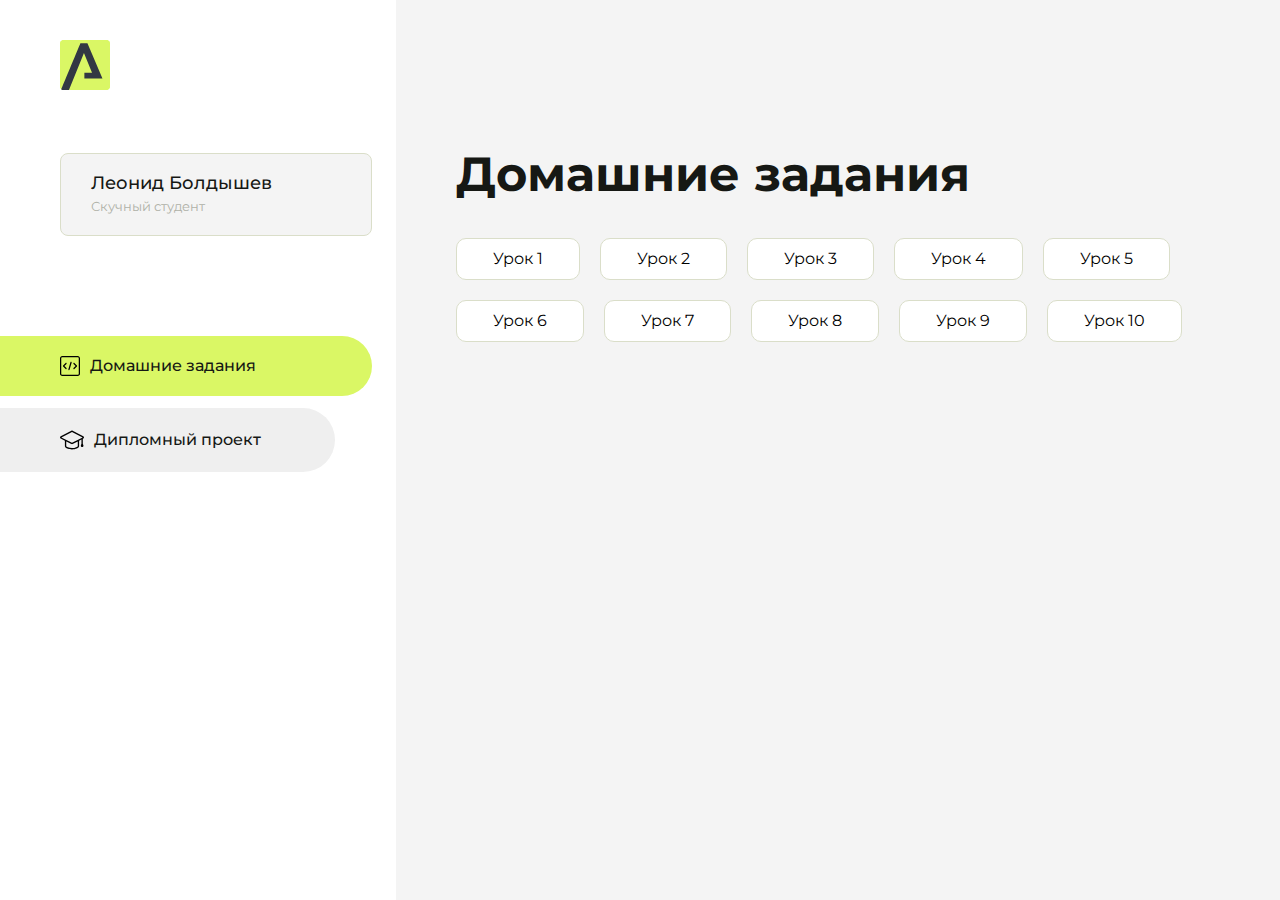
<file: index.html>
<!DOCTYPE html>
<html lang="en">
<head>
    <meta charset="UTF-8">
    <meta name="viewport" content="width=device-width, initial-scale=1.0">
    <title>Домашняя работа</title>
    <link rel="shortcut icon" href="src/logo.ico" type="image/x-icon">
    <link rel="preconnect" href="https://fonts.googleapis.com">
    <link rel="preconnect" href="https://fonts.gstatic.com" crossorigin>
    <link href="https://fonts.googleapis.com/css2?family=Montserrat:wght@400;500;700&family=Rubik:wght@500&display=swap"
          rel="stylesheet">
    <link rel="stylesheet" href="src/style.css">
</head>
<body id="body">
<div class="overlay" id="overlay"></div>
<div class="layout">
    <div class="burger" id="burger">
        <svg viewBox="0 0 24 24" fill="none" xmlns="http://www.w3.org/2000/svg">
            <g id="SVGRepo_bgCarrier" stroke-width="0"></g>
            <g id="SVGRepo_tracerCarrier" stroke-linecap="round" stroke-linejoin="round"></g>
            <g id="SVGRepo_iconCarrier">
                <path d="M4 18L20 18" stroke="#DAF765" stroke-width="2" stroke-linecap="round"></path>
                <path d="M4 12L20 12" stroke="#DAF765" stroke-width="2" stroke-linecap="round"></path>
                <path d="M4 6L20 6" stroke="#DAF765" stroke-width="2" stroke-linecap="round"></path>
            </g>
        </svg>
    </div>
    <aside class="sidebar" id="sidebar">
        <div class="sidebar__inner">
            <div class="logo">
                <svg width="50" height="50" viewBox="0 0 50 50" fill="none" xmlns="http://www.w3.org/2000/svg">
                    <g clip-path="url(#clip0_513_74730)">
                        <path d="M46.17 -0.257004H3.83C1.57281 -0.257004 -0.257 1.57281 -0.257 3.83V46.17C-0.257 48.4272 1.57281 50.257 3.83 50.257H46.17C48.4272 50.257 50.257 48.4272 50.257 46.17V3.83C50.257 1.57281 48.4272 -0.257004 46.17 -0.257004Z"
                              fill="#DAF765"/>
                        <path d="M24.375 38.4H42.461L27.441 3.1585H20.4355C20.4355 3.1585 6.7895 35.881 1.1945 49.294C2.015 50.0275 3.0945 50.257 3.6945 50.257H8.8445L23.954 13.07L32.0465 32.8285H24.375V38.4Z"
                              fill="#323843"/>
                    </g>
                    <defs>
                        <clipPath id="clip0_513_74730">
                            <rect width="50" height="50" fill="white"/>
                        </clipPath>
                    </defs>
                </svg>
            </div>
            <div class="sidebar__user">
                <div class="sidebar__name">Леонид Болдышев</div>
                <div class="sidebar__text">Скучный студент</div>
            </div>
            <div class="sidebar__tabs">
                <div class="sidebar__item">
                    <button class="sidebar__button active" id="tasks">
                        <svg xmlns="http://www.w3.org/2000/svg" width="20" height="20" viewBox="0 0 20 20" fill="none">
                            <g clip-path="url(#clip0_704_74543)">
                                <path d="M17.7083 20H2.29167C1.0275 20 0 18.9725 0 17.7083V2.29167C0 1.0275 1.0275 0 2.29167 0H17.7083C18.9725 0 20 1.0275 20 2.29167V17.7083C20 18.9725 18.9725 20 17.7083 20ZM2.29167 1.25C1.7175 1.25 1.25 1.7175 1.25 2.29167V17.7083C1.25 18.2825 1.7175 18.75 2.29167 18.75H17.7083C18.2825 18.75 18.75 18.2825 18.75 17.7083V2.29167C18.75 1.7175 18.2825 1.25 17.7083 1.25H2.29167Z"
                                      fill="black"/>
                                <path d="M6.04167 13.125C5.88167 13.125 5.72167 13.0642 5.6 12.9417L3.1 10.4417C2.85583 10.1975 2.85583 9.80167 3.1 9.5575L5.6 7.0575C5.84417 6.81333 6.24 6.81333 6.48417 7.0575C6.72833 7.30167 6.72833 7.6975 6.48417 7.94167L4.42583 10L6.48417 12.0583C6.72833 12.3025 6.72833 12.6983 6.48417 12.9425C6.36167 13.0642 6.20167 13.125 6.04167 13.125Z"
                                      fill="black"/>
                                <path d="M8.95833 14.1667C8.9 14.1667 8.84 14.1583 8.78167 14.1417C8.45083 14.0442 8.26083 13.6967 8.35833 13.3658L10.4417 6.28251C10.5392 5.95084 10.8892 5.76417 11.2175 5.85917C11.5483 5.95667 11.7383 6.30417 11.6408 6.63501L9.5575 13.7183C9.47833 13.9908 9.22833 14.1667 8.95833 14.1667Z"
                                      fill="black"/>
                                <path d="M13.9583 13.125C13.7983 13.125 13.6383 13.0642 13.5167 12.9417C13.2725 12.6975 13.2725 12.3017 13.5167 12.0575L15.575 9.99916L13.5167 7.94083C13.2725 7.69666 13.2725 7.30083 13.5167 7.05666C13.7608 6.81249 14.1567 6.81249 14.4008 7.05666L16.9008 9.55666C17.145 9.80083 17.145 10.1967 16.9008 10.4408L14.4008 12.9408C14.2783 13.0642 14.1183 13.125 13.9583 13.125Z"
                                      fill="black"/>
                            </g>
                            <defs>
                                <clipPath id="clip0_704_74543">
                                    <rect width="20" height="20" fill="white"/>
                                </clipPath>
                            </defs>
                        </svg>
                        <span>Домашние задания</span></button>
                </div>
                <div class="sidebar__item">
                    <button class="sidebar__button" id="diplom">
                        <svg xmlns="http://www.w3.org/2000/svg" width="24" height="24" viewBox="0 0 24 24" fill="none">
                            <g clip-path="url(#clip0_704_74553)">
                                <path d="M23.2628 10.5971C23.7176 10.365 24 9.90375 24 9.39337C24 8.883 23.7176 8.42175 23.2628 8.18962L12.6135 2.75362C12.2291 2.55824 11.7705 2.55787 11.3854 2.75399L0.736875 8.19C0.282375 8.42175 0 8.883 0 9.39337C0 9.90375 0.282375 10.365 0.736875 10.5971L4.89038 12.7177V18.2074C4.89038 19.8154 8.412 21.393 12 21.393C15.5884 21.393 19.1096 19.815 19.1096 18.2074V12.7174L21.4609 11.517V15.8017L20.901 17.2305C20.7409 17.6389 20.7934 18.0994 21.0405 18.4616C21.2876 18.8246 21.6979 19.041 22.1366 19.041C22.5754 19.041 22.9852 18.8246 23.2324 18.462C23.4795 18.099 23.532 17.6385 23.3719 17.2301L22.8124 15.8021V10.827L23.2628 10.5971ZM17.7623 18.1721C17.6198 18.6375 15.3491 20.0419 12 20.0419C8.65088 20.0419 6.38025 18.6375 6.2415 18.2074V12.3037L6.23887 12.3019C6.23812 12.057 6.1065 11.8207 5.87325 11.7019L1.3515 9.39337L12 3.95737L22.6489 9.39337L12 14.8294L5.87325 11.7019C5.54063 11.5331 4.6695 11.6674 4.5 12C4.33012 12.3322 4.55813 12.5479 4.89038 12.7177L11.3857 16.0331C11.5781 16.1314 11.7889 16.1805 12 16.1805C12.2107 16.1805 12.4222 16.1314 12.6146 16.0331L17.7593 13.407L17.7623 18.1721Z"
                                      fill="black"/>
                            </g>
                            <defs>
                                <clipPath id="clip0_704_74553">
                                    <rect width="24" height="24" fill="white"/>
                                </clipPath>
                            </defs>
                        </svg>
                        <span>Дипломный проект</span></button>
                </div>
            </div>
        </div>

    </aside>
    <div class="content">
        <div class="container">
            <div class="content__block" id="tasksBlock">
                <div class="content__title">Домашние задания</div>
                <ul class="content__list">
                    <li class="content__list-item">
                        <a href="VS Code/index.html">Урок 1</a>
                    </li>
                    <li class="content__list-item">
                        <a href="education/index1.html">Урок 2</a>
                    </li>
                    <li class="content__list-item">
                        <a href="index25.html">Урок 3</a>
                    </li>
                    <li class="content__list-item">
                        <a href="4/index3.html">Урок 4</a>
                    </li>
                    <li class="content__list-item">
                        <a href="5/index.html">Урок 5</a>
                    </li>
                    <li class="content__list-item">
                        <a href="lesson1/index.html">Урок 6</a>
                    </li>
                    <li class="content__list-item">
                        <a href="lesson1/index.html">Урок 7</a>
                    </li>
                    <li class="content__list-item">
                        <a href="lesson1/index.html">Урок 8</a>
                    </li>
                    <li class="content__list-item">
                        <a href="lesson1/index.html">Урок 9</a>
                    </li>
                    <li class="content__list-item">
                        <a href="lesson1/index.html">Урок 10</a>
                    </li>
                </ul>
            </div>
            <div class="content__block hidden" id="diplomBlock">
                <div class="content__title">Дипломный проект</div>
                <div class="content__list-diplom">
                    <a href="ПАПКА-С-НОМЕРОМ-УРОКА">Ссылка на ДЗ</a>
                </div>
                <div class="content__decor">
                    <div class="content__decor-text">Давай проверим, чему ты научился!</div>
                    <div class="content__decor-img">
                        <img src="src/decor.png" alt="decor">
                    </div>
                </div>
            </div>
        </div>
    </div>
</div>
<script src="src/index.js"></script>
</body>
</html>
</file>
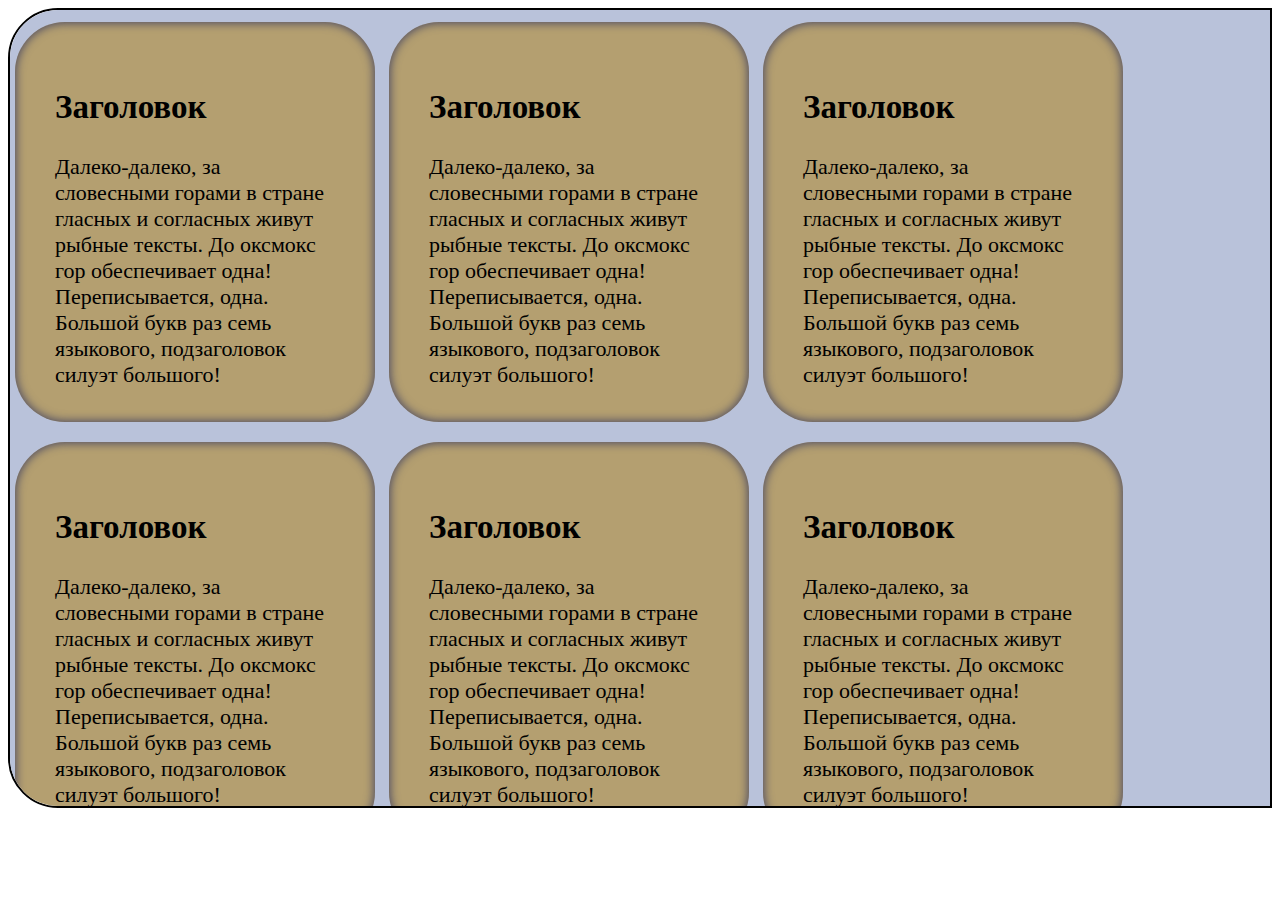
<file: 5/index.html>
<!DOCTYPE html>
<html lang="en">

<head>
    <meta charset="UTF-8">
    <meta name="viewport" content="width=device-width, initial-scale=1.0">
    <title>Домашняя работа 5</title>
    <link rel="shortcut icon"
        href="https://upload.wikimedia.org/wikipedia/commons/thumb/6/61/HTML5_logo_and_wordmark.svg/512px-HTML5_logo_and_wordmark.svg.png">
    <link rel="stylesheet" href="CSS/style.css">
</head>

<body>
    <div class="hb1">
        <div class="hbcopy">
            <h2>Заголовок</h2>
            <p>Далеко-далеко, за словесными горами в стране гласных и согласных живут рыбные тексты. До оксмокс гор
                обеспечивает одна! Переписывается, одна. Большой букв раз семь языкового, подзаголовок силуэт большого!
            </p>
        </div>
        <div class="hbcopy">
            <h2>Заголовок</h2>
            <p>Далеко-далеко, за словесными горами в стране гласных и согласных живут рыбные тексты. До оксмокс гор
                обеспечивает одна! Переписывается, одна. Большой букв раз семь языкового, подзаголовок силуэт большого!
            </p>
        </div>
        <div class="hbcopy">
            <h2>Заголовок</h2>
            <p>Далеко-далеко, за словесными горами в стране гласных и согласных живут рыбные тексты. До оксмокс гор
                обеспечивает одна! Переписывается, одна. Большой букв раз семь языкового, подзаголовок силуэт большого!
            </p>
        </div>
        <div class="hbcopy">
            <h2>Заголовок</h2>
            <p>Далеко-далеко, за словесными горами в стране гласных и согласных живут рыбные тексты. До оксмокс гор
                обеспечивает одна! Переписывается, одна. Большой букв раз семь языкового, подзаголовок силуэт большого!
            </p>
        </div>
        <div class="hbcopy">
            <h2>Заголовок</h2>
            <p>Далеко-далеко, за словесными горами в стране гласных и согласных живут рыбные тексты. До оксмокс гор
                обеспечивает одна! Переписывается, одна. Большой букв раз семь языкового, подзаголовок силуэт большого!
            </p>
        </div>
        <div class="hbcopy">
            <h2>Заголовок</h2>
            <p>Далеко-далеко, за словесными горами в стране гласных и согласных живут рыбные тексты. До оксмокс гор
                обеспечивает одна! Переписывается, одна. Большой букв раз семь языкового, подзаголовок силуэт большого!
            </p>
        </div>
        <div class="hbcopy">
            <h2>Заголовок</h2>
            <p>Далеко-далеко, за словесными горами в стране гласных и согласных живут рыбные тексты. До оксмокс гор
                обеспечивает одна! Переписывается, одна. Большой букв раз семь языкового, подзаголовок силуэт большого!
            </p>
        </div>
        <div class="hbcopy">
            <h2>Заголовок</h2>
            <p>Далеко-далеко, за словесными горами в стране гласных и согласных живут рыбные тексты. До оксмокс гор
                обеспечивает одна! Переписывается, одна. Большой букв раз семь языкового, подзаголовок силуэт большого!
            </p>
        </div>
        <div class="hbcopy">
            <h2>Заголовок</h2>
            <p>Далеко-далеко, за словесными горами в стране гласных и согласных живут рыбные тексты. До оксмокс гор
                обеспечивает одна! Переписывается, одна. Большой букв раз семь языкового, подзаголовок силуэт большого!
            </p>
        </div>
        <div class="hbcopy">
            <h2>Заголовок</h2>
            <p>Далеко-далеко, за словесными горами в стране гласных и согласных живут рыбные тексты. До оксмокс гор
                обеспечивает одна! Переписывается, одна. Большой букв раз семь языкового, подзаголовок силуэт большого!
            </p>
        </div>
</body>

</html>
</file>
<file: lesson-114/index.html>
<!DOCTYPE html>
<html lang="en">

<head>
    <meta charset="UTF-8">
    <meta name="viewport" content="width=device-width, initial-scale=1.0">
    <title>Document</title>
    <link rel="stylesheet" href="style.css">
</head>

<body class="body">
    <button class="btn">Модальное окно</button>
    <div class="modal">
        <div class="modal__window">
            <button class="modal__close-btn">X</button>
            Lorem ipsum dolor sit amet consectetur, adipisicing elit. Culpa ipsam eaque fugit tenetur sunt architecto,
            illum dicta cumque in omnis.
        </div>
    </div>
    <script src="main.js"></script>
</body>

</html>
</file>
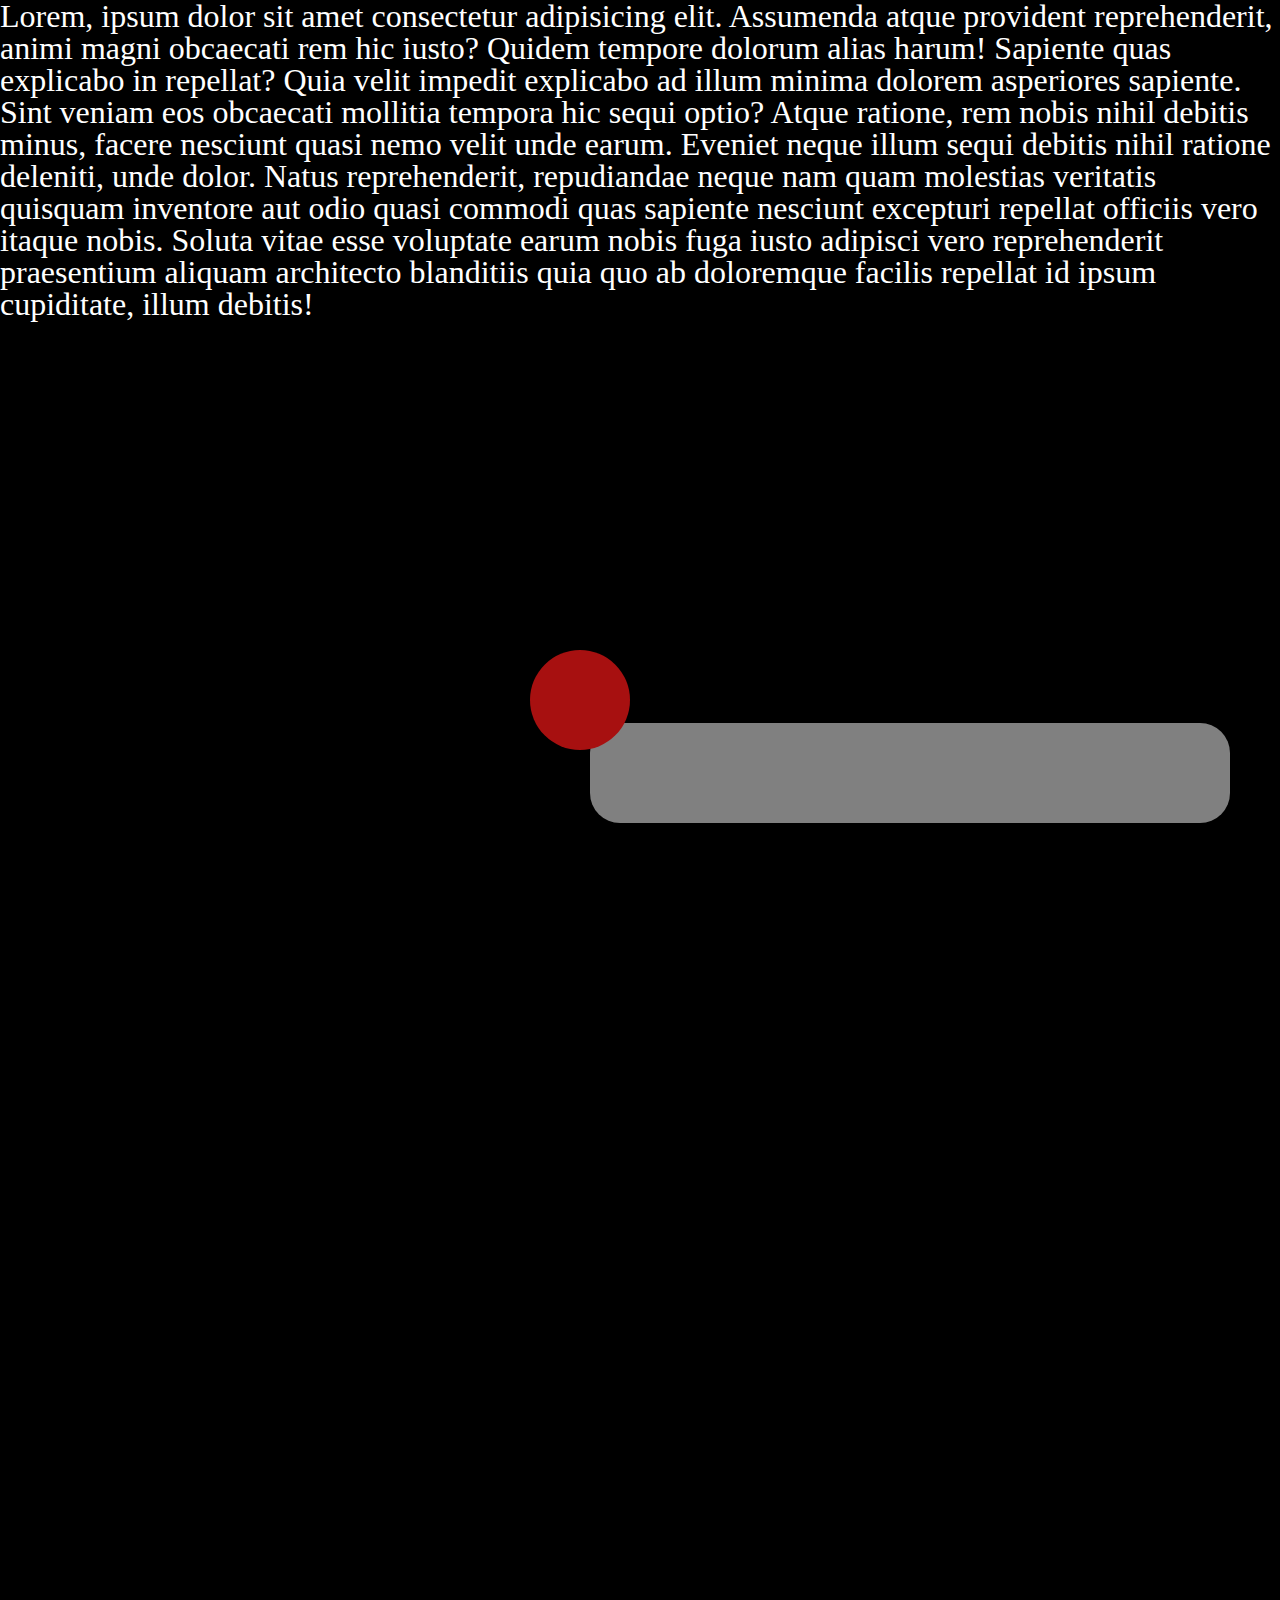
<file: lesson-69/index.html>
<!DOCTYPE html>
<html lang="en">

<head>
    <meta charset="UTF-8">
    <meta name="viewport" content="width=device-width, initial-scale=1.0">
    <title>Document</title>
    <link rel="stylesheet" href="reset.css">
    <link rel="stylesheet" href="style.css">
</head>

<body>
    <section class="pos-fix">
        <p>
            Lorem, ipsum dolor sit amet consectetur adipisicing elit. Assumenda atque provident reprehenderit, animi
            magni obcaecati rem hic iusto? Quidem tempore dolorum alias harum! Sapiente quas explicabo in repellat? Quia
            velit impedit explicabo ad illum minima dolorem asperiores sapiente. Sint veniam eos obcaecati mollitia
            tempora hic sequi optio? Atque ratione, rem nobis nihil debitis minus, facere nesciunt quasi nemo velit unde
            earum. Eveniet neque illum sequi debitis nihil ratione deleniti, unde dolor. Natus reprehenderit,
            repudiandae neque nam quam molestias veritatis quisquam inventore aut odio quasi commodi quas sapiente
            nesciunt excepturi repellat officiis vero itaque nobis. Soluta vitae esse voluptate earum nobis fuga iusto
            adipisci vero reprehenderit praesentium aliquam architecto blanditiis quia quo ab doloremque facilis
            repellat id ipsum cupiditate, illum debitis!
        </p>
        <div class="adv-flex">
            <div class="adv1"></div>
            <div class="adv2"></div>
        </div>
    </section>
</body>

</html>
</file>
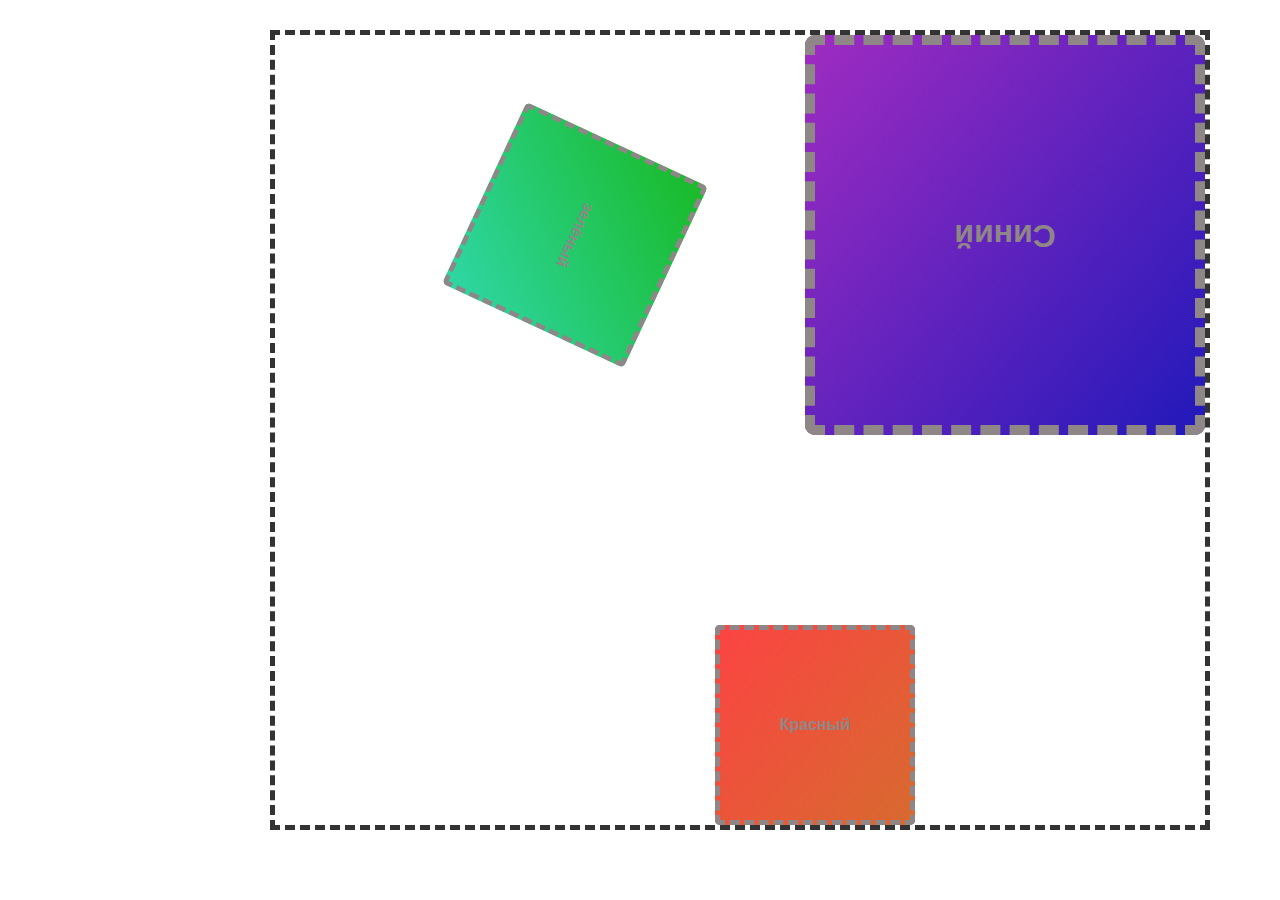
<file: lesson-71/index.html>
<!DOCTYPE html>
<html lang="en">

<head>
    <meta charset="UTF-8">
    <meta http-equiv="X-UA-Compatible" content="IE=edge">
    <meta name="viewport" content="width=device-width, initial-scale=1.0">
    <title>TRANSFORM</title>
    <link href="css/reset.css" rel="stylesheet">
    <link href="css/style.css" rel="stylesheet">
</head>

<body>
    <div class="wrapper">
        <div class="quads">
            <div class="quads__quad quads__quad--red"></div>
            <div class="quads__quad quads__quad--green"></div>
            <div class="quads__quad quads__quad--blue"></div>
        </div>
        <div class="area">
            <div class="area__place area__place--for-red">Красный</div>
            <div class="area__place area__place--for-green">зелёный</div>
            <div class="area__place area__place--for-blue">Синий</div>
        </div>
    </div>
</body>

</html>
</file>
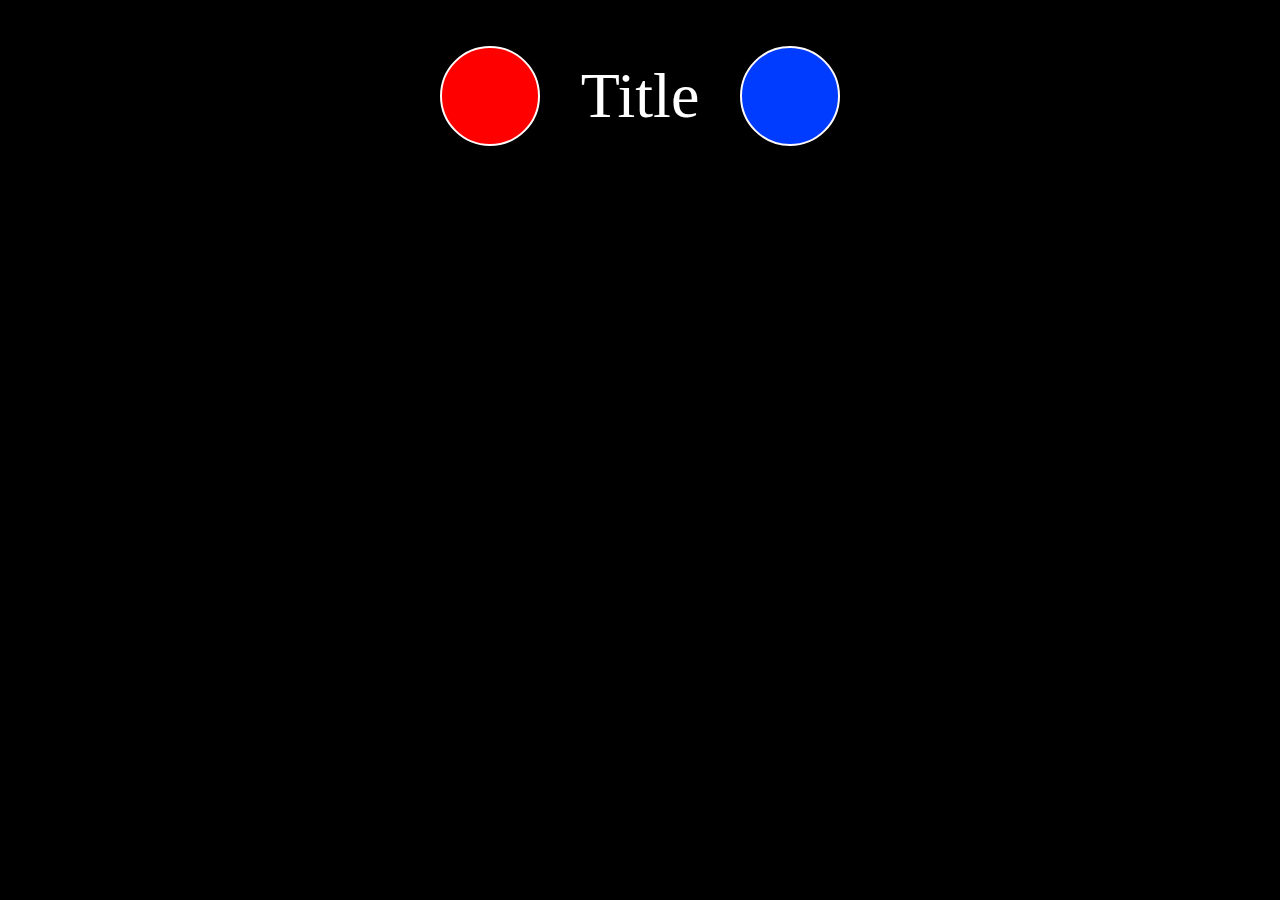
<file: lesson-72/index.html>
<!DOCTYPE html>
<html lang="en">

<head>
    <meta charset="UTF-8">
    <meta name="viewport" content="width=device-width, initial-scale=1.0">
    <title>Document</title>
    <link rel="stylesheet" href="reset.css">
    <link rel="stylesheet" href="style.css">
</head>

<body>
    <div class="body">
        <br>
        <h1 class="title">Title</h1>
    </div>
</body>

</html>
</file>
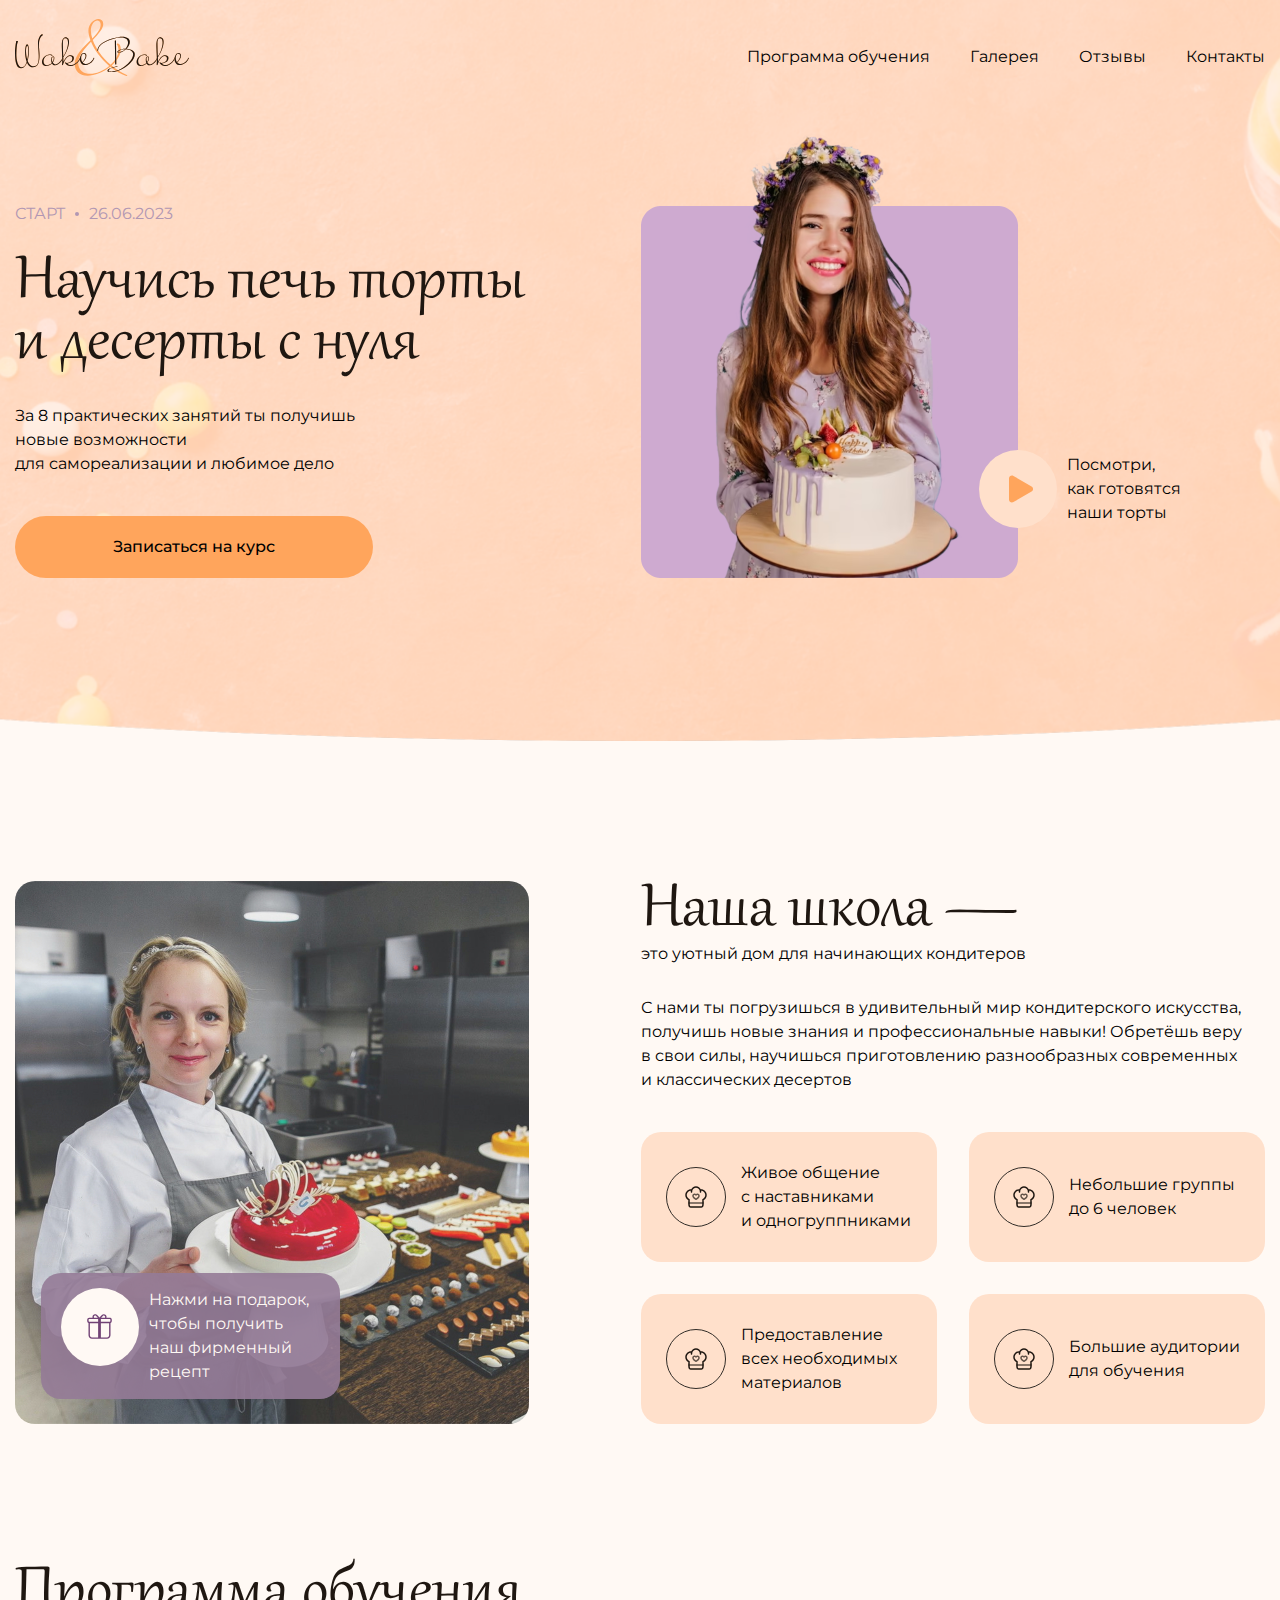
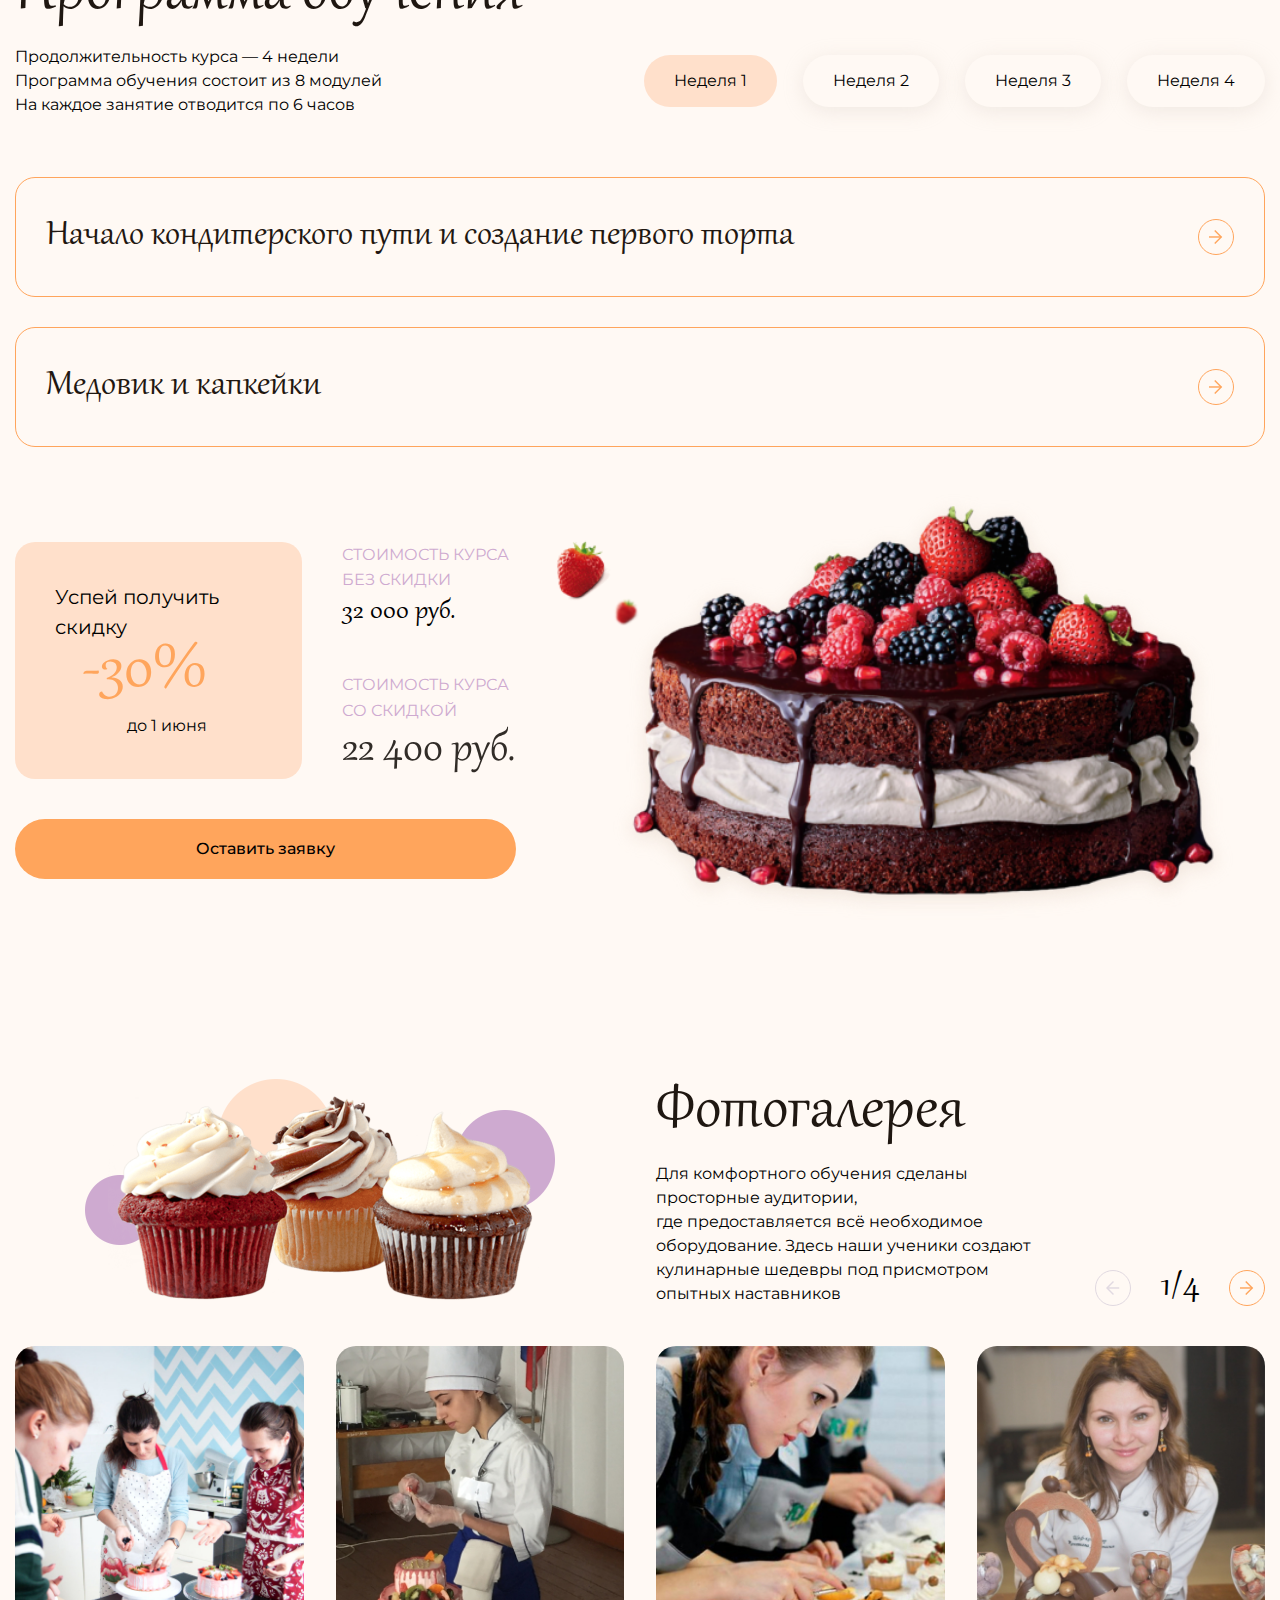
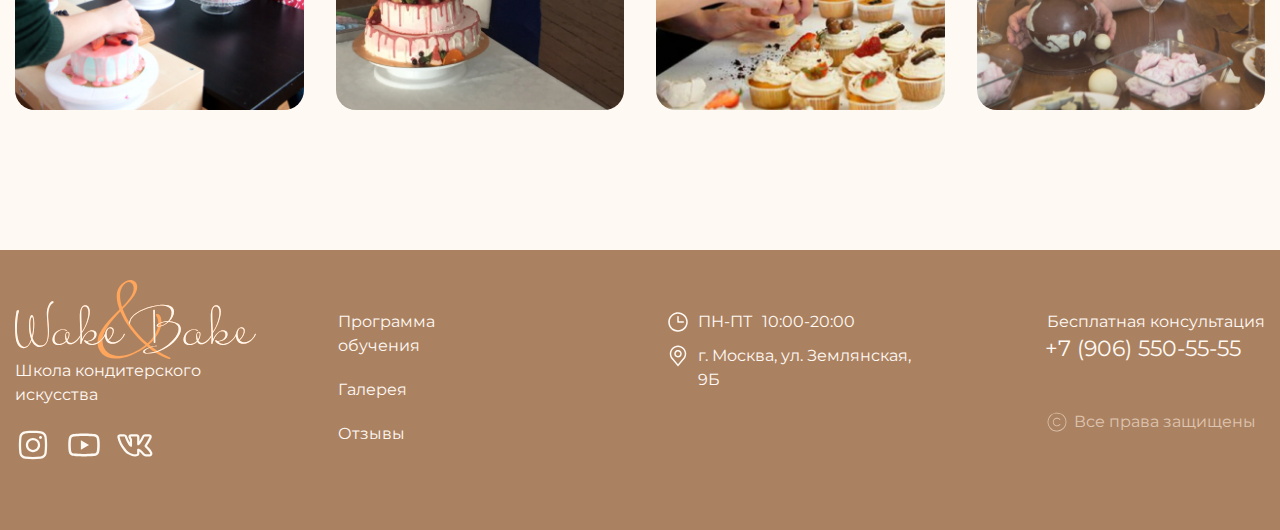
<file: mini-diplom-try2/index.html>
<!DOCTYPE html>
<html lang="en">

<head>
    <meta charset="UTF-8">
    <meta name="viewport" content="width=device-width, initial-scale=1.0">
    <title>Boss#1</title>

    <link rel="stylesheet" href="css/swiper-bundle.min.css">
    <link rel="stylesheet" href="css/style.css">
</head>

<body class="body">

    <div class="wrapper">


        <header class="header">


            <div class="header__top">
                <div class="container">
                    <div class="header__top-inner">
                        <a href="#">
                            <img class="header__logo" src="img/icons/logos/logo-dark.svg" alt="Логотип Wake & Bake">
                        </a>
                        <nav class="nav">
                            <ul class="nav__list">
                                <li class="nav__item">
                                    <a href="#" class="nav__link">
                                        Программа обучения
                                    </a>
                                </li>
                                <li class="nav__item">
                                    <a href="#" class="nav__link">
                                        Галерея
                                    </a>
                                </li>
                                <li class="nav__item">
                                    <a href="#" class="nav__link">
                                        Отзывы
                                    </a>
                                </li>
                                <li class="nav__item">
                                    <a href="#" class="nav__link">
                                        Контакты
                                    </a>
                                </li>
                            </ul>
                        </nav>
                        <a href="#" class="burger-icon">
                            <span></span>
                        </a>
                    </div>
                </div>
            </div>


            <section class="hero">
                <div class="container">
                    <div class="hero__inner">
                        <div class="hero__info">
                            <div class="hero__additional-info">
                                <span>Старт</span>
                                <span>26.06.2023</span>
                            </div>
                            <div class="hero__title title-in-general">
                                Научись печь торты и десерты с нуля
                            </div>
                            <div class="hero__text">
                                За 8 практических занятий ты получишь новые возможности для самореализации и любимое
                                дело
                            </div>
                            <a href="#" class="hero__button button">
                                Записаться на курс
                            </a>
                        </div>
                        <div class="hero__preview">
                            <img src="img/content-img/girl1.png" alt="Девушка показывает торт">
                            <div class="hero__preview-content">
                                <a class="play-button" data-fslightbox href="media/cake-video.mov">
                                    <img src="img/icons/play.svg" alt="">
                                </a>
                                <p>
                                    Посмотри, как готовятся наши торты
                                </p>
                            </div>
                        </div>
                    </div>
                </div>
            </section>


        </header>


        <main class="main">


            <section class="main__bake-school-info">
                <div class="container">
                    <div class="bake-school-info__inner">
                        <div class="bake-school-info__gift">
                            <img src="./img/content-img/girl2.jpg"
                                alt="Пекарь на фоне кухни с кондитерскими изделиями показывает торт">
                            <div class="gift-content">
                                <a href="#/" class="button-gift">
                                    <img src="./img/icons/circum_gift.svg" alt="">
                                </a>
                                <p>Нажми на подарок, чтобы получить наш фирменный рецепт</p>
                            </div>
                        </div>
                        <div class="bake-school-info__description">
                            <div class="description-text">
                                <h2 class="title-in-general">Наша школа —</h2>
                                <p>это уютный дом для начинающих кондитеров</p>
                                <span class="gap"></span>
                                <p>С нами ты погрузишься в удивительный мир кондитерского искусства, получишь новые
                                    знания
                                    и профессиональные навыки! Обретёшь веру в свои силы, научишься приготовлению
                                    разнообразных современных и классических десертов</p>
                            </div>
                            <div class="card-blocks">
                                <div class="cards-block">
                                    <div class="card">
                                        <div class="bake-hat">
                                            <img src="./img/icons/chef-hat.svg" alt="">
                                        </div>
                                        <p>Живое общение с наставниками и одногруппниками</p>
                                    </div>
                                    <div class="card">
                                        <div class="bake-hat">
                                            <img src="./img/icons/chef-hat.svg" alt="">
                                        </div>
                                        <p>Предоставление всех необходимых материалов</p>
                                    </div>
                                </div>
                                <div class="cards-block">
                                    <div class="card">
                                        <div class="bake-hat">
                                            <img src="./img/icons/chef-hat.svg" alt="">
                                        </div>
                                        <p>Небольшие группы до 6 человек</p>
                                    </div>
                                    <div class="card">
                                        <div class="bake-hat">
                                            <img src="./img/icons/chef-hat.svg" alt="">
                                        </div>
                                        <p>Большие аудитории для обучения</p>
                                    </div>
                                </div>
                            </div>
                        </div>
                    </div>
                </div>
            </section>


            <section class="main__programm programm">
                <div class="container">
                    <h2 class="programm__title title-in-general">
                        Программа обучения
                    </h2>
                    <div class="programm__top">
                        <p class="programm__text">
                            Продолжительность курса — 4 недели
                            <br>
                            Программа обучения состоит из 8 модулей
                            <br>
                            На каждое занятие отводится по 6 часов
                        </p>

                        <ul class="tab-controls">
                            <li class="tab-controls__item">
                                <a href="#tab1" class="tab-controls__link tab-controls__link--active">
                                    Неделя 1
                                </a>
                            </li>
                            <li class="tab-controls__item">
                                <a href="#tab2" class="tab-controls__link">
                                    Неделя 2
                                </a>
                            </li>
                            <li class="tab-controls__item">
                                <a href="#tab3" class="tab-controls__link">
                                    Неделя 3
                                </a>
                            </li>
                            <li class="tab-controls__item">
                                <a href="#tab4" class="tab-controls__link">
                                    Неделя 4
                                </a>
                            </li>
                        </ul>
                    </div>
                    <div class="tab-content tab-content--show" id="tab1">
                        <ul class="accordion-list">
                            <li class="accordion-list__item">
                                <button class="accordion-list__control" type="button">
                                    <h3 class="accordion-list__control-title title-in-general-s">Начало
                                        кондитерского пути и создание первого торта</h3>
                                    <div class="accordion-list__control-icon">
                                        <svg viewBox="0 0 13.2485 13.9678" xmlns="http://www.w3.org/2000/svg"
                                            xmlns:xlink="http://www.w3.org/1999/xlink" width="13.248535"
                                            height="13.967773" fill="none" customFrame="#000000">
                                            <g id="Group 8">
                                                <path id="Vector"
                                                    d="M12.96 7.992L6.984 2.016L1.008 7.992L0 6.984L6.984 0L13.968 6.984L12.96 7.992Z"
                                                    fill="rgb(255,165.055,91.8)" fill-rule="nonzero"
                                                    transform="matrix(-4.37114e-08,1,-1,-4.37114e-08,13.2485,0)" />
                                                <path id="Vector" d="M0 0L1.44 0L1.44 12.24L0 12.24L0 0Z"
                                                    fill="rgb(255,165.055,91.8)" fill-rule="nonzero"
                                                    transform="matrix(-4.37114e-08,1,-1,-4.37114e-08,12.2402,6.26465)" />
                                            </g>
                                        </svg>
                                    </div>
                                </button>
                                <div class="accordion-list__content">
                                    <div class="accordion-content">
                                        <div class="accordion-content__col">
                                            <h6 class="accordion-content__title">
                                                Теория:
                                            </h6>
                                            <ul class="accordion-content__list">
                                                <li class="accordion-content__item">
                                                    <div class="accordion-content__icon">
                                                        <img src="./img/icons/baker-hat.svg" alt="">
                                                    </div>
                                                    Организация рабочего места
                                                </li>
                                                <li class="accordion-content__item">
                                                    <div class="accordion-content__icon">
                                                        <img src="./img/icons/baker-hat.svg" alt="">
                                                    </div>
                                                    Подготовка необходимого инвентаря
                                                </li>
                                                <li class="accordion-content__item">
                                                    <div class="accordion-content__icon">
                                                        <img src="./img/icons/baker-hat.svg" alt="">
                                                    </div>
                                                    Выбор необходимых продуктов
                                                </li>
                                                <li class="accordion-content__item">
                                                    <div class="accordion-content__icon">
                                                        <img src="./img/icons/baker-hat.svg" alt="">
                                                    </div>
                                                    Советы по закупке необходимых продуктов и инвентаря
                                                </li>
                                                <li class="accordion-content__item">
                                                    <div class="accordion-content__icon">
                                                        <img src="./img/icons/baker-hat.svg" alt="">
                                                    </div>
                                                    Обзор хранения и заготовки сырья
                                                </li>
                                            </ul>
                                        </div>
                                        <div class="accordion-content__col">
                                            <h6 class="accordion-content__title">
                                                Практика:
                                            </h6>
                                            <p class="accordion-content__text">
                                                Испечёшь морковный торт с солёной карамелью
                                            </p>
                                        </div>
                                    </div>
                                </div>
                            </li>
                            <li class="accordion-list__item">
                                <button class="accordion-list__control" type="button">
                                    <h3 class="accordion-list__control-title title-in-general-s">Медовик и капкейки</h3>
                                    <div class="accordion-list__control-icon">
                                        <svg viewBox="0 0 13.2485 13.9678" xmlns="http://www.w3.org/2000/svg"
                                            xmlns:xlink="http://www.w3.org/1999/xlink" width="13.248535"
                                            height="13.967773" fill="none" customFrame="#000000">
                                            <g id="Group 8">
                                                <path id="Vector"
                                                    d="M12.96 7.992L6.984 2.016L1.008 7.992L0 6.984L6.984 0L13.968 6.984L12.96 7.992Z"
                                                    fill="rgb(255,165.055,91.8)" fill-rule="nonzero"
                                                    transform="matrix(-4.37114e-08,1,-1,-4.37114e-08,13.2485,0)" />
                                                <path id="Vector" d="M0 0L1.44 0L1.44 12.24L0 12.24L0 0Z"
                                                    fill="rgb(255,165.055,91.8)" fill-rule="nonzero"
                                                    transform="matrix(-4.37114e-08,1,-1,-4.37114e-08,12.2402,6.26465)" />
                                            </g>
                                        </svg>
                                    </div>
                                </button>
                                <div class="accordion-list__content">
                                    <div class="accordion-content">
                                        <div class="accordion-content__col">
                                            <h6 class="accordion-content__title">
                                                Теория:
                                            </h6>
                                            <ul class="accordion-content__list">
                                                <li class="accordion-content__item">
                                                    <div class="accordion-content__icon">
                                                        <img src="./img/icons/baker-hat.svg" alt="">
                                                    </div>
                                                    Приготовление и украшение капкейков
                                                </li>
                                                <li class="accordion-content__item">
                                                    <div class="accordion-content__icon">
                                                        <img src="./img/icons/baker-hat.svg" alt="">
                                                    </div>
                                                    Изготовление крема и конфи
                                                </li>
                                                <li class="accordion-content__item">
                                                    <div class="accordion-content__icon">
                                                        <img src="./img/icons/baker-hat.svg" alt="">
                                                    </div>
                                                    Приготовление медовых коржей для торта
                                                </li>
                                                <li class="accordion-content__item">
                                                    <div class="accordion-content__icon">
                                                        <img src="./img/icons/baker-hat.svg" alt="">
                                                    </div>
                                                    Пропитка коржей и сборка торта
                                                </li>
                                            </ul>
                                        </div>
                                        <div class="accordion-content__col">
                                            <h6 class="accordion-content__title">
                                                Практика:
                                            </h6>
                                            <p class="accordion-content__text">
                                                Испечёшь капкейки, приготовишь крем и конфи, а также сделаешь своё
                                                первое пирожное — медовик
                                            </p>
                                        </div>
                                    </div>
                                </div>
                            </li>

                        </ul>
                    </div>
                    <div class="tab-content" id="tab2">
                        <ul class="accordion-list">
                            <li class="accordion-list__item">
                                <button class="accordion-list__control" type="button">
                                    <h3 class="accordion-list__control-title title-in-general-s">Песочное тесто и
                                        чизкейк</h3>
                                    <div class="accordion-list__control-icon">
                                        <svg viewBox="0 0 13.2485 13.9678" xmlns="http://www.w3.org/2000/svg"
                                            xmlns:xlink="http://www.w3.org/1999/xlink" width="13.248535"
                                            height="13.967773" fill="none" customFrame="#000000">
                                            <g id="Group 8">
                                                <path id="Vector"
                                                    d="M12.96 7.992L6.984 2.016L1.008 7.992L0 6.984L6.984 0L13.968 6.984L12.96 7.992Z"
                                                    fill="rgb(255,165.055,91.8)" fill-rule="nonzero"
                                                    transform="matrix(-4.37114e-08,1,-1,-4.37114e-08,13.2485,0)" />
                                                <path id="Vector" d="M0 0L1.44 0L1.44 12.24L0 12.24L0 0Z"
                                                    fill="rgb(255,165.055,91.8)" fill-rule="nonzero"
                                                    transform="matrix(-4.37114e-08,1,-1,-4.37114e-08,12.2402,6.26465)" />
                                            </g>
                                        </svg>
                                    </div>
                                </button>
                                <div class="accordion-list__content">
                                    <div class="accordion-content">
                                        <div class="accordion-content__col">
                                            <h6 class="accordion-content__title">
                                                Теория:
                                            </h6>
                                            <ul class="accordion-content__list">
                                                <li class="accordion-content__item">
                                                    <div class="accordion-content__icon">
                                                        <img src="./img/icons/baker-hat.svg" alt="">
                                                    </div>
                                                    Приготовление песочного теста
                                                </li>
                                                <li class="accordion-content__item">
                                                    <div class="accordion-content__icon">
                                                        <img src="./img/icons/baker-hat.svg" alt="">
                                                    </div>
                                                    Тонкости в приготовлении меренги
                                                </li>
                                                <li class="accordion-content__item">
                                                    <div class="accordion-content__icon">
                                                        <img src="./img/icons/baker-hat.svg" alt="">
                                                    </div>
                                                    Изготовление заварного крема
                                                </li>
                                                <li class="accordion-content__item">
                                                    <div class="accordion-content__icon">
                                                        <img src="./img/icons/baker-hat.svg" alt="">
                                                    </div>
                                                    Выпечка тарталеток
                                                </li>
                                                <li class="accordion-content__item">
                                                    <div class="accordion-content__icon">
                                                        <img src="./img/icons/baker-hat.svg" alt="">
                                                    </div>
                                                    Приготовление нежного чизкейка
                                                </li>
                                            </ul>
                                        </div>
                                        <div class="accordion-content__col">
                                            <h6 class="accordion-content__title">
                                                Практика:
                                            </h6>
                                            <p class="accordion-content__text">
                                                Приготовишь меренги, сделаешь заварной крем для тарталеток и испечёшь
                                                свой первый чизкейк
                                            </p>
                                        </div>
                                    </div>
                                </div>
                            </li>
                            <li class="accordion-list__item">
                                <button class="accordion-list__control" type="button">
                                    <h3 class="accordion-list__control-title title-in-general-s">Бисквиты</h3>
                                    <div class="accordion-list__control-icon">
                                        <svg viewBox="0 0 13.2485 13.9678" xmlns="http://www.w3.org/2000/svg"
                                            xmlns:xlink="http://www.w3.org/1999/xlink" width="13.248535"
                                            height="13.967773" fill="none" customFrame="#000000">
                                            <g id="Group 8">
                                                <path id="Vector"
                                                    d="M12.96 7.992L6.984 2.016L1.008 7.992L0 6.984L6.984 0L13.968 6.984L12.96 7.992Z"
                                                    fill="rgb(255,165.055,91.8)" fill-rule="nonzero"
                                                    transform="matrix(-4.37114e-08,1,-1,-4.37114e-08,13.2485,0)" />
                                                <path id="Vector" d="M0 0L1.44 0L1.44 12.24L0 12.24L0 0Z"
                                                    fill="rgb(255,165.055,91.8)" fill-rule="nonzero"
                                                    transform="matrix(-4.37114e-08,1,-1,-4.37114e-08,12.2402,6.26465)" />
                                            </g>
                                        </svg>
                                    </div>
                                </button>
                                <div class="accordion-list__content">
                                    <div class="accordion-content">
                                        <div class="accordion-content__col">
                                            <h6 class="accordion-content__title">
                                                Теория:
                                            </h6>
                                            <ul class="accordion-content__list">
                                                <li class="accordion-content__item">
                                                    <div class="accordion-content__icon">
                                                        <img src="./img/icons/baker-hat.svg" alt="">
                                                    </div>
                                                    Тонкости выпечки бисквитов
                                                </li>
                                                <li class="accordion-content__item">
                                                    <div class="accordion-content__icon">
                                                        <img src="./img/icons/baker-hat.svg" alt="">
                                                    </div>
                                                    Приготовление ванильного бисквита
                                                </li>
                                                <li class="accordion-content__item">
                                                    <div class="accordion-content__icon">
                                                        <img src="./img/icons/baker-hat.svg" alt="">
                                                    </div>
                                                    Приготовление фисташкового бисквита
                                                </li>
                                                <li class="accordion-content__item">
                                                    <div class="accordion-content__icon">
                                                        <img src="./img/icons/baker-hat.svg" alt="">
                                                    </div>
                                                    Приготовление шоколадного бисквита
                                                </li>
                                            </ul>
                                        </div>
                                        <div class="accordion-content__col">
                                            <h6 class="accordion-content__title">
                                                Практика:
                                            </h6>
                                            <p class="accordion-content__text">
                                                Отработаешь выпечку трёх бисквитов для будущих тортов
                                            </p>
                                        </div>
                                    </div>
                                </div>
                            </li>

                        </ul>
                    </div>
                    <div class="tab-content" id="tab3">
                        <ul class="accordion-list">
                            <li class="accordion-list__item">
                                <button class="accordion-list__control" type="button">
                                    <h3 class="accordion-list__control-title title-in-general-s">Дрожжевое тесто</h3>
                                    <div class="accordion-list__control-icon">
                                        <svg viewBox="0 0 13.2485 13.9678" xmlns="http://www.w3.org/2000/svg"
                                            xmlns:xlink="http://www.w3.org/1999/xlink" width="13.248535"
                                            height="13.967773" fill="none" customFrame="#000000">
                                            <g id="Group 8">
                                                <path id="Vector"
                                                    d="M12.96 7.992L6.984 2.016L1.008 7.992L0 6.984L6.984 0L13.968 6.984L12.96 7.992Z"
                                                    fill="rgb(255,165.055,91.8)" fill-rule="nonzero"
                                                    transform="matrix(-4.37114e-08,1,-1,-4.37114e-08,13.2485,0)" />
                                                <path id="Vector" d="M0 0L1.44 0L1.44 12.24L0 12.24L0 0Z"
                                                    fill="rgb(255,165.055,91.8)" fill-rule="nonzero"
                                                    transform="matrix(-4.37114e-08,1,-1,-4.37114e-08,12.2402,6.26465)" />
                                            </g>
                                        </svg>
                                    </div>
                                </button>
                                <div class="accordion-list__content">
                                    <div class="accordion-content">
                                        <div class="accordion-content__col">
                                            <h6 class="accordion-content__title">
                                                Теория:
                                            </h6>
                                            <ul class="accordion-content__list">
                                                <li class="accordion-content__item">
                                                    <div class="accordion-content__icon">
                                                        <img src="./img/icons/baker-hat.svg" alt="">
                                                    </div>
                                                    Технология приготовления дрожжевого теста: тонкости и советы
                                                </li>
                                                <li class="accordion-content__item">
                                                    <div class="accordion-content__icon">
                                                        <img src="./img/icons/baker-hat.svg" alt="">
                                                    </div>
                                                    Приготовление песочного теста
                                                </li>
                                                <li class="accordion-content__item">
                                                    <div class="accordion-content__icon">
                                                        <img src="./img/icons/baker-hat.svg" alt="">
                                                    </div>
                                                    Рецептурные нюансы
                                                </li>
                                            </ul>
                                        </div>
                                        <div class="accordion-content__col">
                                            <h6 class="accordion-content__title">
                                                Практика:
                                            </h6>
                                            <p class="accordion-content__text">
                                                Приготовишь заготовку для торта
                                            </p>
                                        </div>
                                    </div>
                                </div>
                            </li>
                            <li class="accordion-list__item">
                                <button class="accordion-list__control" type="button">
                                    <h3 class="accordion-list__control-title title-in-general-s">Работа с кремами</h3>
                                    <div class="accordion-list__control-icon">
                                        <svg viewBox="0 0 13.2485 13.9678" xmlns="http://www.w3.org/2000/svg"
                                            xmlns:xlink="http://www.w3.org/1999/xlink" width="13.248535"
                                            height="13.967773" fill="none" customFrame="#000000">
                                            <g id="Group 8">
                                                <path id="Vector"
                                                    d="M12.96 7.992L6.984 2.016L1.008 7.992L0 6.984L6.984 0L13.968 6.984L12.96 7.992Z"
                                                    fill="rgb(255,165.055,91.8)" fill-rule="nonzero"
                                                    transform="matrix(-4.37114e-08,1,-1,-4.37114e-08,13.2485,0)" />
                                                <path id="Vector" d="M0 0L1.44 0L1.44 12.24L0 12.24L0 0Z"
                                                    fill="rgb(255,165.055,91.8)" fill-rule="nonzero"
                                                    transform="matrix(-4.37114e-08,1,-1,-4.37114e-08,12.2402,6.26465)" />
                                            </g>
                                        </svg>
                                    </div>
                                </button>
                                <div class="accordion-list__content">
                                    <div class="accordion-content">
                                        <div class="accordion-content__col">
                                            <h6 class="accordion-content__title">
                                                Теория:
                                            </h6>
                                            <ul class="accordion-content__list">
                                                <li class="accordion-content__item">
                                                    <div class="accordion-content__icon">
                                                        <img src="./img/icons/baker-hat.svg" alt="">
                                                    </div>
                                                    Приготовление кремов: ганаши, кремю
                                                </li>
                                                <li class="accordion-content__item">
                                                    <div class="accordion-content__icon">
                                                        <img src="./img/icons/baker-hat.svg" alt="">
                                                    </div>
                                                    Создание заварного теста
                                                </li>
                                                <li class="accordion-content__item">
                                                    <div class="accordion-content__icon">
                                                        <img src="./img/icons/baker-hat.svg" alt="">
                                                    </div>
                                                    Приготовление профитролей и нескольких видов кремов
                                                </li>
                                            </ul>
                                        </div>
                                        <div class="accordion-content__col">
                                            <h6 class="accordion-content__title">
                                                Практика:
                                            </h6>
                                            <p class="accordion-content__text">
                                                Приготовишь профитроли и несколько видов кремов
                                            </p>
                                        </div>
                                    </div>
                                </div>
                            </li>

                        </ul>
                    </div>
                    <div class="tab-content" id="tab4">
                        <ul class="accordion-list">
                            <li class="accordion-list__item">
                                <button class="accordion-list__control" type="button">
                                    <h3 class="accordion-list__control-title title-in-general-s">Mille-feuille, или
                                        Наполеон</h3>
                                    <div class="accordion-list__control-icon">
                                        <svg viewBox="0 0 13.2485 13.9678" xmlns="http://www.w3.org/2000/svg"
                                            xmlns:xlink="http://www.w3.org/1999/xlink" width="13.248535"
                                            height="13.967773" fill="none" customFrame="#000000">
                                            <g id="Group 8">
                                                <path id="Vector"
                                                    d="M12.96 7.992L6.984 2.016L1.008 7.992L0 6.984L6.984 0L13.968 6.984L12.96 7.992Z"
                                                    fill="rgb(255,165.055,91.8)" fill-rule="nonzero"
                                                    transform="matrix(-4.37114e-08,1,-1,-4.37114e-08,13.2485,0)" />
                                                <path id="Vector" d="M0 0L1.44 0L1.44 12.24L0 12.24L0 0Z"
                                                    fill="rgb(255,165.055,91.8)" fill-rule="nonzero"
                                                    transform="matrix(-4.37114e-08,1,-1,-4.37114e-08,12.2402,6.26465)" />
                                            </g>
                                        </svg>
                                    </div>
                                </button>
                                <div class="accordion-list__content">
                                    <div class="accordion-content">
                                        <div class="accordion-content__col">
                                            <h6 class="accordion-content__title">
                                                Теория:
                                            </h6>
                                            <ul class="accordion-content__list">
                                                <li class="accordion-content__item">
                                                    <div class="accordion-content__icon">
                                                        <img src="./img/icons/baker-hat.svg" alt="">
                                                    </div>
                                                    Приготовление слоёного теста
                                                </li>
                                                <li class="accordion-content__item">
                                                    <div class="accordion-content__icon">
                                                        <img src="./img/icons/baker-hat.svg" alt="">
                                                    </div>
                                                    Рецептура и создание крема дипломат
                                                </li>
                                                <li class="accordion-content__item">
                                                    <div class="accordion-content__icon">
                                                        <img src="./img/icons/baker-hat.svg" alt="">
                                                    </div>
                                                    Приготовление французского морковного десерта
                                                </li>
                                            </ul>
                                        </div>
                                        <div class="accordion-content__col">
                                            <h6 class="accordion-content__title">
                                                Практика:
                                            </h6>
                                            <p class="accordion-content__text">
                                                Испечёте торт «Наполеон» и приготовите необычный морковный десерт
                                            </p>
                                        </div>
                                    </div>
                                </div>
                            </li>
                            <li class="accordion-list__item">
                                <button class="accordion-list__control" type="button">
                                    <h3 class="accordion-list__control-title title-in-general-s">Завершение курса</h3>
                                    <div class="accordion-list__control-icon">
                                        <svg viewBox="0 0 13.2485 13.9678" xmlns="http://www.w3.org/2000/svg"
                                            xmlns:xlink="http://www.w3.org/1999/xlink" width="13.248535"
                                            height="13.967773" fill="none" customFrame="#000000">
                                            <g id="Group 8">
                                                <path id="Vector"
                                                    d="M12.96 7.992L6.984 2.016L1.008 7.992L0 6.984L6.984 0L13.968 6.984L12.96 7.992Z"
                                                    fill="rgb(255,165.055,91.8)" fill-rule="nonzero"
                                                    transform="matrix(-4.37114e-08,1,-1,-4.37114e-08,13.2485,0)" />
                                                <path id="Vector" d="M0 0L1.44 0L1.44 12.24L0 12.24L0 0Z"
                                                    fill="rgb(255,165.055,91.8)" fill-rule="nonzero"
                                                    transform="matrix(-4.37114e-08,1,-1,-4.37114e-08,12.2402,6.26465)" />
                                            </g>
                                        </svg>
                                    </div>
                                </button>
                                <div class="accordion-list__content">
                                    <div class="accordion-content">
                                        <div class="accordion-content__col">
                                            <h6 class="accordion-content__title">
                                                Теория:
                                            </h6>
                                            <ul class="accordion-content__list">
                                                <li class="accordion-content__item">
                                                    <div class="accordion-content__icon">
                                                        <img src="./img/icons/baker-hat.svg" alt="">
                                                    </div>
                                                    Работа кондитера на заказ
                                                </li>
                                                <li class="accordion-content__item">
                                                    <div class="accordion-content__icon">
                                                        <img src="./img/icons/baker-hat.svg" alt="">
                                                    </div>
                                                    Применение знаний о технологии выпечки к другим рецептам
                                                </li>
                                                <li class="accordion-content__item">
                                                    <div class="accordion-content__icon">
                                                        <img src="./img/icons/baker-hat.svg" alt="">
                                                    </div>
                                                    Разработка собственных рецептов
                                                </li>
                                            </ul>
                                        </div>
                                        <div class="accordion-content__col">
                                            <h6 class="accordion-content__title">
                                                Практика:
                                            </h6>
                                            <p class="accordion-content__text">
                                                Самостоятельно, без наставника испечёте торт на ваш выбор
                                            </p>
                                        </div>
                                    </div>
                                </div>
                            </li>

                        </ul>
                    </div>
                    <div class="programm__bottom">
                        <div class="program__action">
                            <div class="program__discount">
                                Успей получить скидку
                                <div class="program__discount-value">
                                    -30%
                                </div>
                                <span>до 1 июня</span>
                            </div>
                            <div class="program__price">
                                <div class="program__price-text">
                                    Стоимость курса без скидки
                                </div>
                                <div class="program__price-value">
                                    32 000 руб.
                                </div>
                            </div>
                            <div class="program__price">
                                <div class="program__price-text">
                                    Стоимость курса со скидкой
                                </div>
                                <div class="program__price-value program__price-value--big">
                                    22 400 руб.
                                </div>
                            </div>
                            <a href="#" class="programm__button button">Оставить заявку</a>
                        </div>
                        <img src="./img/deco/big-cake.png" alt="" class="programm__img">
                    </div>
                </div>
            </section>


            <section class="main__gallery gallery">
                <div class="container">
                    <div class="gallery__inner">
                        <div class="gallery__img">
                            <img src="./img/deco/cupcakes.png" alt="Капкейки">
                        </div>
                        <div class="gallery__content">
                            <div class="gallery__info">
                                <h2 class="gallery__title title-in-general">
                                    Фотогалерея
                                </h2>
                                <p class="gallery__text">
                                    Для комфортного обучения сделаны просторные аудитории, где предоставляется
                                    всё необходимое оборудование. Здесь наши ученики создают кулинарные шедевры
                                    под присмотром опытных наставников
                                </p>
                            </div>
                            <div class="gallery__nav">
                                
                                <button class="gallery__prev" type="button">
                                    <svg viewBox="0 0 13.2485 13.9678" xmlns="http://www.w3.org/2000/svg"
                                        xmlns:xlink="http://www.w3.org/1999/xlink" width="13.248535" height="13.967773"
                                        fill="none" customFrame="#000000">
                                        <g id="Group 8">
                                            <path id="Vector"
                                                d="M12.96 7.992L6.984 2.016L1.008 7.992L0 6.984L6.984 0L13.968 6.984L12.96 7.992Z"
                                                fill="rgb(255,165.055,91.8)" fill-rule="nonzero"
                                                transform="matrix(-1.19249e-08,-1,1,-1.19249e-08,0,13.9678)" />
                                            <path id="Vector" d="M0 0L1.44 0L1.44 12.24L0 12.24L0 0Z"
                                                fill="rgb(255,165.055,91.8)" fill-rule="nonzero"
                                                transform="matrix(-1.19249e-08,-1,1,-1.19249e-08,1.0083,7.70312)" />
                                        </g>
                                    </svg>

                                </button>
                                <div class="gallery__pagination"></div>
                                <button class="gallery__next" type="button">
                                    <svg viewBox="0 0 13.2485 13.9678" xmlns="http://www.w3.org/2000/svg"
                                        xmlns:xlink="http://www.w3.org/1999/xlink" width="13.248535" height="13.967773"
                                        fill="none" customFrame="#000000">
                                        <g id="Group 8">
                                            <path id="Vector"
                                                d="M12.96 7.992L6.984 2.016L1.008 7.992L0 6.984L6.984 0L13.968 6.984L12.96 7.992Z"
                                                fill="rgb(255,165.055,91.8)" fill-rule="nonzero"
                                                transform="matrix(-4.37114e-08,1,-1,-4.37114e-08,13.2485,0)" />
                                            <path id="Vector" d="M0 0L1.44 0L1.44 12.24L0 12.24L0 0Z"
                                                fill="rgb(255,165.055,91.8)" fill-rule="nonzero"
                                                transform="matrix(-4.37114e-08,1,-1,-4.37114e-08,12.2402,6.26465)" />
                                        </g>
                                    </svg>
                                </button>
                                
                            </div>
                        </div>
                    </div>
                    <div class="gallery__slider swiper">

                        <div class="gallery__wrapper swiper-wrapper">

                            <a class="gallery__slide swiper-slide" data-fslightbox="gallery" href="./img/content-img/slides/1.jpg">
                                <img src="./img/content-img/slides/1.jpg" alt="Команда пекарей декорирует торт">
                            </a>
                            <a class="gallery__slide swiper-slide" data-fslightbox="gallery" href="./img/content-img/slides/2.jpg">
                                <img src="./img/content-img/slides/2.jpg" alt="Пекарь на стадии завершения торта">
                            </a>
                            <a class="gallery__slide swiper-slide" data-fslightbox="gallery" href="./img/content-img/slides/3.jpg">
                                <img src="./img/content-img/slides/3.jpg" alt="Команда пекарей наносят крем на кексы">
                            </a>
                            <a class="gallery__slide swiper-slide" data-fslightbox="gallery" href="./img/content-img/slides/4.jpg">
                                <img src="./img/content-img/slides/4.jpg" alt="Один из наставников на фоне кондитерский изделий">
                            </a>
                            <a class="gallery__slide swiper-slide" data-fslightbox="gallery" href="./img/content-img/slides/3.jpg">
                                <img src="./img/content-img/slides/3.jpg" alt="Команда пекарей наносят крем на кексы">
                            </a>
                            <a class="gallery__slide swiper-slide" data-fslightbox="gallery" href="./img/content-img/slides/2.jpg">
                                <img src="./img/content-img/slides/2.jpg" alt="Пекарь на стадии завершения торта">
                            </a>
                            <a class="gallery__slide swiper-slide" data-fslightbox="gallery" href="./img/content-img/slides/1.jpg">
                                <img src="./img/content-img/slides/1.jpg" alt="Команда пекарей декорирует торт">
                            </a>

                        </div>
                    </div>
                </div>

            </section>
        </main>
        <footer class="footer">
            <div class="container">
                <div class="footer__inner">
                    <div class="footer__logo-socials">
                        <a href="#" class="footer-logo">
                            <img src="img/icons/logos/logo-light.svg" alt="Логотип Bake & Wake">
                        </a>
                        <p>Школа кондитерского искусства</p>
                        <nav class="socials">
                            <ul class="socials__list">
                                <li class="socials__item">
                                    <a href="#" class="socials__link">
                                        <svg class="social__icon" viewBox="0 0 36 36" xmlns="http://www.w3.org/2000/svg"
                                            xmlns:xlink="http://www.w3.org/1999/xlink" width="36.000000"
                                            height="36.000000" fill="none">
                                            <rect id="basil:instagram-outline" width="36.000000" height="36.000000"
                                                x="0.000000" y="0.000000" fill="rgb(255,255,255)" fill-opacity="0" />
                                            <path id="Vector"
                                                d="M24 10.5C24 10.1022 24.158 9.72064 24.4393 9.43934C24.7206 9.15804 25.1022 9 25.5 9C25.8978 9 26.2794 9.15804 26.5607 9.43934C26.842 9.72064 27 10.1022 27 10.5C27 10.8978 26.842 11.2794 26.5607 11.5607C26.2794 11.842 25.8978 12 25.5 12C25.1022 12 24.7206 11.842 24.4393 11.5607C24.158 11.2794 24 10.8978 24 10.5Z"
                                                fill="rgb(255,248.793,243.738)" fill-rule="nonzero" />
                                            <path id="Vector"
                                                d="M18 10.875C16.1103 10.875 14.2981 11.6257 12.9619 12.9619C11.6257 14.2981 10.875 16.1103 10.875 18C10.875 19.8897 11.6257 21.7019 12.9619 23.0381C14.2981 24.3743 16.1103 25.125 18 25.125C19.8897 25.125 21.7019 24.3743 23.0381 23.0381C24.3743 21.7019 25.125 19.8897 25.125 18C25.125 16.1103 24.3743 14.2981 23.0381 12.9619C21.7019 11.6257 19.8897 10.875 18 10.875ZM13.125 18C13.125 16.7071 13.6386 15.4671 14.5529 14.5529C15.4671 13.6386 16.7071 13.125 18 13.125C19.2929 13.125 20.5329 13.6386 21.4471 14.5529C22.3614 15.4671 22.875 16.7071 22.875 18C22.875 19.2929 22.3614 20.5329 21.4471 21.4471C20.5329 22.3614 19.2929 22.875 18 22.875C16.7071 22.875 15.4671 22.3614 14.5529 21.4471C13.6386 20.5329 13.125 19.2929 13.125 18Z"
                                                fill="rgb(255,248.793,243.738)" fill-rule="evenodd" />
                                            <path id="Vector"
                                                d="M25.8871 4.24833C20.6451 3.66722 15.355 3.66722 10.1131 4.24833C7.09508 4.58583 4.65758 6.96333 4.30358 9.99633C3.68168 15.3132 3.68168 20.6845 4.30358 26.0013C4.65758 29.0343 7.09358 31.4118 10.1131 31.7493C15.3551 32.3298 20.6451 32.3298 25.8871 31.7493C28.9051 31.4118 31.3426 29.0343 31.6966 26.0013C32.3186 20.6845 32.3186 15.3132 31.6966 9.99633C31.3426 6.96333 28.9066 4.58583 25.8871 4.24833ZM10.3621 6.48333C15.4385 5.92064 20.5616 5.92064 25.6381 6.48333C27.6331 6.70833 29.2306 8.28183 29.4631 10.2588C30.0645 15.4013 30.0645 20.5964 29.4631 25.7388C29.3428 26.7064 28.8999 27.6052 28.2058 28.29C27.5118 28.9747 26.6072 29.4056 25.6381 29.5128C20.5616 30.0756 15.4385 30.0756 10.3621 29.5128C9.39299 29.4056 8.48836 28.9747 7.79432 28.29C7.10027 27.6052 6.65734 26.7064 6.53708 25.7388C5.93566 20.5964 5.93566 15.4013 6.53708 10.2588C6.65734 9.29127 7.10027 8.3925 7.79432 7.70771C8.48836 7.02292 9.39299 6.59059 10.3621 6.48333Z"
                                                fill="rgb(255,248.793,243.738)" fill-rule="evenodd" />
                                        </svg>
                                    </a>
                                </li>
                                <li class="socials__item">
                                    <a href="#" class="socials__link">
                                        <svg class="social__icon" viewBox="0 0 36 36" xmlns="http://www.w3.org/2000/svg"
                                            xmlns:xlink="http://www.w3.org/1999/xlink" width="36.000000"
                                            height="36.000000" fill="none">
                                            <rect id="ant-design:youtube-outlined" width="36.000000" height="36.000000"
                                                x="0.000000" y="0.000000" fill="rgb(255,255,255)" fill-opacity="0" />
                                            <path id="Vector"
                                                d="M33.75 17.902C33.75 17.8246 33.75 17.7367 33.7465 17.6348C33.743 17.35 33.7359 17.0301 33.7289 16.6891C33.7008 15.7082 33.6516 14.7309 33.5742 13.8098C33.4688 12.5406 33.3141 11.4824 33.1031 10.6879C32.8805 9.85873 32.4442 9.10251 31.8377 8.49483C31.2313 7.88715 30.476 7.44928 29.6473 7.225C28.6523 6.95781 26.7047 6.79258 23.9625 6.69062C22.6582 6.64141 21.2625 6.60977 19.8668 6.59219C19.3781 6.58516 18.9246 6.58164 18.5168 6.57812L17.4832 6.57812C17.0754 6.58164 16.6219 6.58516 16.1332 6.59219C14.7375 6.60977 13.3418 6.64141 12.0375 6.69062C9.29531 6.79609 7.34414 6.96133 6.35273 7.225C5.52375 7.44873 4.76813 7.88641 4.1616 8.49418C3.55507 9.10195 3.11892 9.85846 2.89687 10.6879C2.68242 11.4824 2.53125 12.5406 2.42578 13.8098C2.34844 14.7309 2.29922 15.7082 2.27109 16.6891C2.26055 17.0301 2.25703 17.35 2.25352 17.6348C2.25352 17.7367 2.25 17.8246 2.25 17.902L2.25 18.0988C2.25 18.1762 2.25 18.2641 2.25352 18.366C2.25703 18.6508 2.26406 18.9707 2.27109 19.3117C2.29922 20.2926 2.34844 21.2699 2.42578 22.191C2.53125 23.4602 2.68594 24.5184 2.89687 25.3129C3.34688 26.9969 4.66875 28.3258 6.35273 28.7758C7.34414 29.043 9.29531 29.2082 12.0375 29.3102C13.3418 29.3594 14.7375 29.391 16.1332 29.4086C16.6219 29.4156 17.0754 29.4191 17.4832 29.4227L18.5168 29.4227C18.9246 29.4191 19.3781 29.4156 19.8668 29.4086C21.2625 29.391 22.6582 29.3594 23.9625 29.3102C26.7047 29.2047 28.6559 29.0395 29.6473 28.7758C31.3312 28.3258 32.6531 27.0004 33.1031 25.3129C33.3176 24.5184 33.4688 23.4602 33.5742 22.191C33.6516 21.2699 33.7008 20.2926 33.7289 19.3117C33.7395 18.9707 33.743 18.6508 33.7465 18.366C33.7465 18.2641 33.75 18.1762 33.75 18.0988L33.75 17.902ZM31.2188 18.0848C31.2188 18.1586 31.2188 18.2395 31.2152 18.3344C31.2117 18.6086 31.2047 18.9109 31.1977 19.2379C31.173 20.173 31.1238 21.1082 31.05 21.9766C30.9551 23.1086 30.8215 24.0367 30.6562 24.659C30.4383 25.4711 29.7984 26.1145 28.9898 26.3289C28.2516 26.5258 26.3918 26.684 23.8641 26.7789C22.5844 26.8281 21.2062 26.8598 19.8316 26.8773C19.35 26.8844 18.9035 26.8879 18.5027 26.8879L17.4973 26.8879L16.1684 26.8773C14.7937 26.8598 13.4191 26.8281 12.1359 26.7789C9.6082 26.6805 7.74492 26.5258 7.01016 26.3289C6.20156 26.1109 5.56172 25.4711 5.34375 24.659C5.17852 24.0367 5.04492 23.1086 4.95 21.9766C4.87617 21.1082 4.83047 20.173 4.80234 19.2379C4.7918 18.9109 4.78828 18.6051 4.78477 18.3344C4.78477 18.2395 4.78125 18.1551 4.78125 18.0848L4.78125 17.916C4.78125 17.8422 4.78125 17.7613 4.78477 17.6664C4.78828 17.3922 4.79531 17.0898 4.80234 16.7629C4.82695 15.8277 4.87617 14.8926 4.95 14.0242C5.04492 12.8922 5.17852 11.9641 5.34375 11.3418C5.56172 10.5297 6.20156 9.88633 7.01016 9.67188C7.74844 9.475 9.6082 9.3168 12.1359 9.22187C13.4156 9.17266 14.7937 9.14102 16.1684 9.12344C16.65 9.11641 17.0965 9.11289 17.4973 9.11289L18.5027 9.11289L19.8316 9.12344C21.2062 9.14102 22.5809 9.17266 23.8641 9.22187C26.3918 9.32031 28.2551 9.475 28.9898 9.67188C29.7984 9.88984 30.4383 10.5297 30.6562 11.3418C30.8215 11.9641 30.9551 12.8922 31.05 14.0242C31.1238 14.8926 31.1695 15.8277 31.1977 16.7629C31.2082 17.0898 31.2117 17.3957 31.2152 17.6664C31.2152 17.7613 31.2188 17.8457 31.2188 17.916L31.2188 18.0848ZM14.8711 22.7113L23.0273 17.9652L14.8711 13.2895L14.8711 22.7113Z"
                                                fill="rgb(255,248.793,243.738)" fill-rule="nonzero" />
                                        </svg>
                                    </a>
                                </li>
                                <li class="socials__item">
                                    <a href="#" class="socials__link">
                                        <svg class="social__icon" viewBox="0 0 36 36" xmlns="http://www.w3.org/2000/svg"
                                            xmlns:xlink="http://www.w3.org/1999/xlink" width="36.000000"
                                            height="36.000000" fill="none">
                                            <rect id="basil:vk-outline" width="36.000000" height="36.000000"
                                                x="0.000000" y="0.000000" fill="rgb(255,255,255)" fill-opacity="0" />
                                            <path id="Vector"
                                                d="M35.1075 25.2974C34.2915 23.6541 33.2163 22.1529 31.923 20.8514C31.4905 20.3626 31.0376 19.8922 30.5655 19.4414L30.5085 19.3859C30.3332 19.2157 30.1602 19.0432 29.9895 18.8685C31.7574 16.4101 33.2702 13.778 34.5045 11.0129L34.554 10.9019L34.5885 10.7849C34.752 10.2404 34.938 9.20545 34.278 8.26945C33.594 7.30345 32.5005 7.12945 31.767 7.12945L28.3965 7.12945C27.6908 7.09729 26.9929 7.2892 26.4029 7.67771C25.8128 8.06623 25.3608 8.63143 25.1115 9.29245C24.3861 11.0199 23.478 12.6648 22.4025 14.1989L22.4025 10.2494C22.4025 9.73945 22.3545 8.88445 21.807 8.16445C21.153 7.30045 20.2065 7.12945 19.5495 7.12945L14.2005 7.12945C13.5025 7.11339 12.8251 7.36639 12.3085 7.83606C11.7919 8.30573 11.4758 8.95609 11.4255 9.65245L11.421 9.71995L11.421 9.78745C11.421 10.5149 11.709 11.0519 11.94 11.3894C12.0435 11.5409 12.153 11.6789 12.2235 11.7659L12.2385 11.7854C12.3135 11.8784 12.363 11.9399 12.4125 12.0089C12.5445 12.1859 12.732 12.4619 12.786 13.1729L12.786 15.3824C11.7123 13.5844 10.8319 11.6778 10.1595 9.69445L10.1475 9.66145L10.1355 9.62995C9.9525 9.15145 9.66 8.45545 9.0735 7.92445C8.3895 7.30195 7.5795 7.12945 6.843 7.12945L3.423 7.12945C2.6775 7.12945 1.779 7.30345 1.1085 8.00995C0.45 8.70595 0.375 9.53995 0.375 9.98095L0.375 10.1819L0.417 10.3769C1.36395 14.7731 3.31535 18.8905 6.1185 22.4069C7.40006 24.4279 9.13993 26.1184 11.197 27.3412C13.254 28.564 15.5703 29.2847 17.958 29.4449L18.0195 29.4494L18.0825 29.4494C19.1715 29.4494 20.307 29.3549 21.1605 28.7864C22.311 28.0184 22.4025 26.841 22.4025 26.2529L22.4025 24.5459C22.698 24.7859 23.064 25.1069 23.5125 25.5389C24.0555 26.0819 24.4875 26.5529 24.858 26.9639L25.056 27.1829C25.344 27.5039 25.6275 27.8204 25.8855 28.0799C26.2095 28.4054 26.61 28.7639 27.111 29.0294C27.6555 29.3159 28.227 29.4464 28.833 29.4464L32.2545 29.4464C32.976 29.4464 34.0095 29.2754 34.737 28.4324C35.529 27.5144 35.469 26.3879 35.22 25.5794L35.175 25.4339L35.1075 25.2974ZM26.5275 25.4564C26.0626 24.9368 25.5839 24.4296 25.092 23.9354L25.0875 23.9309C23.052 21.9689 22.1025 21.6284 21.4305 21.6284C21.072 21.6284 20.6775 21.6674 20.421 21.9884C20.3055 22.1416 20.2298 22.3209 20.2005 22.5104C20.1643 22.7305 20.1483 22.9535 20.1525 23.1764L20.1525 26.2529C20.1525 26.6354 20.0895 26.7959 19.9125 26.9129C19.677 27.0704 19.1745 27.1979 18.096 27.1979C16.0473 27.0585 14.061 26.4349 12.3003 25.3783C10.5396 24.3216 9.05478 22.8622 7.968 21.1199L7.956 21.1004L7.941 21.0824C5.32967 17.8322 3.50977 14.0193 2.625 9.94495C2.631 9.74995 2.673 9.63145 2.742 9.55945C2.8125 9.48445 2.985 9.37945 3.423 9.37945L6.843 9.37945C7.2225 9.37945 7.4205 9.46345 7.563 9.59095C7.722 9.73795 7.863 9.98545 8.031 10.4264C8.871 12.8954 10.005 15.2054 11.0805 16.9019C11.6175 17.7509 12.1455 18.4574 12.6225 18.9569C12.861 19.2059 13.0935 19.4129 13.317 19.5599C13.5315 19.7009 13.776 19.8134 14.028 19.8134C14.16 19.8134 14.3145 19.7984 14.463 19.7339C14.6234 19.6631 14.7554 19.5406 14.838 19.3859C14.9925 19.1039 15.036 18.6884 15.036 18.1439L15.036 13.0844C14.9565 11.8574 14.586 11.1659 14.226 10.6754C14.1531 10.5773 14.0781 10.4808 14.001 10.3859L13.9815 10.3619C13.9175 10.2843 13.8565 10.2042 13.7985 10.1219C13.7247 10.0302 13.6802 9.91834 13.671 9.80095C13.6828 9.68175 13.7396 9.57156 13.83 9.49293C13.9203 9.41429 14.0373 9.37316 14.157 9.37795L19.5495 9.37795C19.8585 9.37795 19.962 9.45295 20.0145 9.52345C20.0895 9.62095 20.1525 9.82345 20.1525 10.2494L20.1525 17.0414C20.1525 17.8484 20.5245 18.3944 21.0645 18.3944C21.6855 18.3944 22.134 18.0179 22.917 17.2349L22.9305 17.2199L22.9425 17.2064C24.699 15.0649 26.134 12.6788 27.2025 10.1234L27.2085 10.1054C27.2888 9.87968 27.4407 9.68637 27.6411 9.55502C27.8416 9.42366 28.0794 9.36148 28.3185 9.37795L31.7685 9.37795C32.2365 9.37795 32.3895 9.49795 32.4405 9.56845C32.493 9.64345 32.5305 9.80395 32.4405 10.1189C31.2084 12.8735 29.6852 15.4883 27.897 17.9189L27.885 17.9369C27.7125 18.2024 27.522 18.4964 27.495 18.8324C27.465 19.1954 27.621 19.5239 27.8955 19.8779C28.095 20.1719 28.5075 20.5754 28.926 20.9849L28.965 21.0239C29.403 21.4529 29.8785 21.9179 30.2595 22.3679L30.27 22.3784L30.2805 22.3904C31.4166 23.5237 32.3614 24.8337 33.078 26.2694C33.192 26.6594 33.123 26.8604 33.033 26.9639C32.9295 27.0839 32.697 27.1964 32.256 27.1964L28.833 27.1964C28.5997 27.2021 28.3689 27.1479 28.1625 27.0389C27.9096 26.8918 27.6801 26.7078 27.4815 26.4929C27.267 26.2784 27.0345 26.0189 26.7495 25.7024L26.529 25.4564L26.5275 25.4564Z"
                                                fill="rgb(255,248.793,243.738)" fill-rule="evenodd" />
                                        </svg>
                                    </a>
                                </li>
                            </ul>
                        </nav>
                    </div>
                    <div class="footer__general-info">
                        <nav class="nav-footer">
                            <ul class="nav-footer__list">
                                <li class="nav-footer__item">
                                    <a href="#" class="nav-footer__link">
                                        Программа обучения
                                    </a>
                                </li>
                                <li class="nav-footer__item">
                                    <a href="#" class="nav-footer__link">
                                        Галерея
                                    </a>
                                </li>
                                <li class="nav-footer__item">
                                    <a href="#" class="nav-footer__link">
                                        Отзывы
                                    </a>
                            </ul>
                        </nav>
                        <div class="signboard">
                            <div class="signboard__time-info">
                                <img src="img/icons/clock.svg" class="icon" alt="">
                                ПН-ПТ <span></span> 10:00-20:00
                            </div>
                            <div class="signboard__location-info">
                                <img src="img/icons/location.svg" class="icon" alt="">
                                <span>г. Москва, ул. Землянская, 9Б</span>
                            </div>
                        </div>
                        <div class="contact-info">
                            <p class="contact-info__text">Бесплатная консультация</p>
                            <span class="tel">+7 (906) 550-55-55</span>
                            <div class="copyright">
                                <img src="img/icons/copy.svg" alt="">
                                <p>Все права защищены</p>
                            </div>
                        </div>
                    </div>
                </div>
            </div>
        </footer>
        <div class="modal">
            <div class="modal__window">
                <div class="modal__cancel">
                    <svg class="modal__cancel-icon" viewBox="0 0 24 24" xmlns="http://www.w3.org/2000/svg"
                        xmlns:xlink="http://www.w3.org/1999/xlink" width="24.000000" height="24.000000" fill="none"
                        clip-path="url(#clipPath_0)" customFrame="url(#clipPath_0)">
                        <defs>
                            <clipPath id="clipPath_0">
                                <rect width="24.000000" height="24.000000" x="0.000000" y="0.000000" rx="12.000000"
                                    fill="rgb(255,255,255)" />
                            </clipPath>
                        </defs>
                        <rect id="cancel" width="24.000000" height="24.000000" x="0.000000" y="0.000000" rx="12.000000"
                            fill="rgb(255,255,255)" fill-opacity="0" />
                        <rect id="cancel" width="22.500000" height="22.500000" x="0.750000" y="0.750000" rx="11.250000"
                            stroke="rgb(224.673,217.179,225.25)" stroke-width="1.5" />
                        <path id="Vector"
                            d="M6.75781 17.2433L12.0008 12.0003L17.2438 17.2433M17.2438 6.75732L11.9998 12.0003L6.75781 6.75732"
                            fill-rule="nonzero" stroke="rgb(224.673,217.179,225.25)" stroke-linecap="round"
                            stroke-linejoin="round" stroke-width="1.5" />
                    </svg>
                </div>
                <img src="./img/deco/cupcakes-modal.png" alt="3 капкейка" class="modal__img">
                <h3 class="modal__title title-in-general">Удиви своих близких вкусными капкейками</h3>
                <p class="modal__p">Оставь свой e-mail, и мы вышлем рецепт на почту</p>
                <form class="modal__form">
                    <label class="modal__form-label">
                        <input type="email" class="modal__form-input" placeholder="E-mail">
                        <span>Введите e-mail</span>
                    </label>
                </form>
                <button class="modal__button button" type="submit">Получить подарок</button>
            </div>
        </div>
    </div>
    <script src="js/fslightbox.js"></script>
    <script src="js/swiper-bundle.min.js"></script>
    <script src="js/main.js"></script>
</body>

</html>
</file>
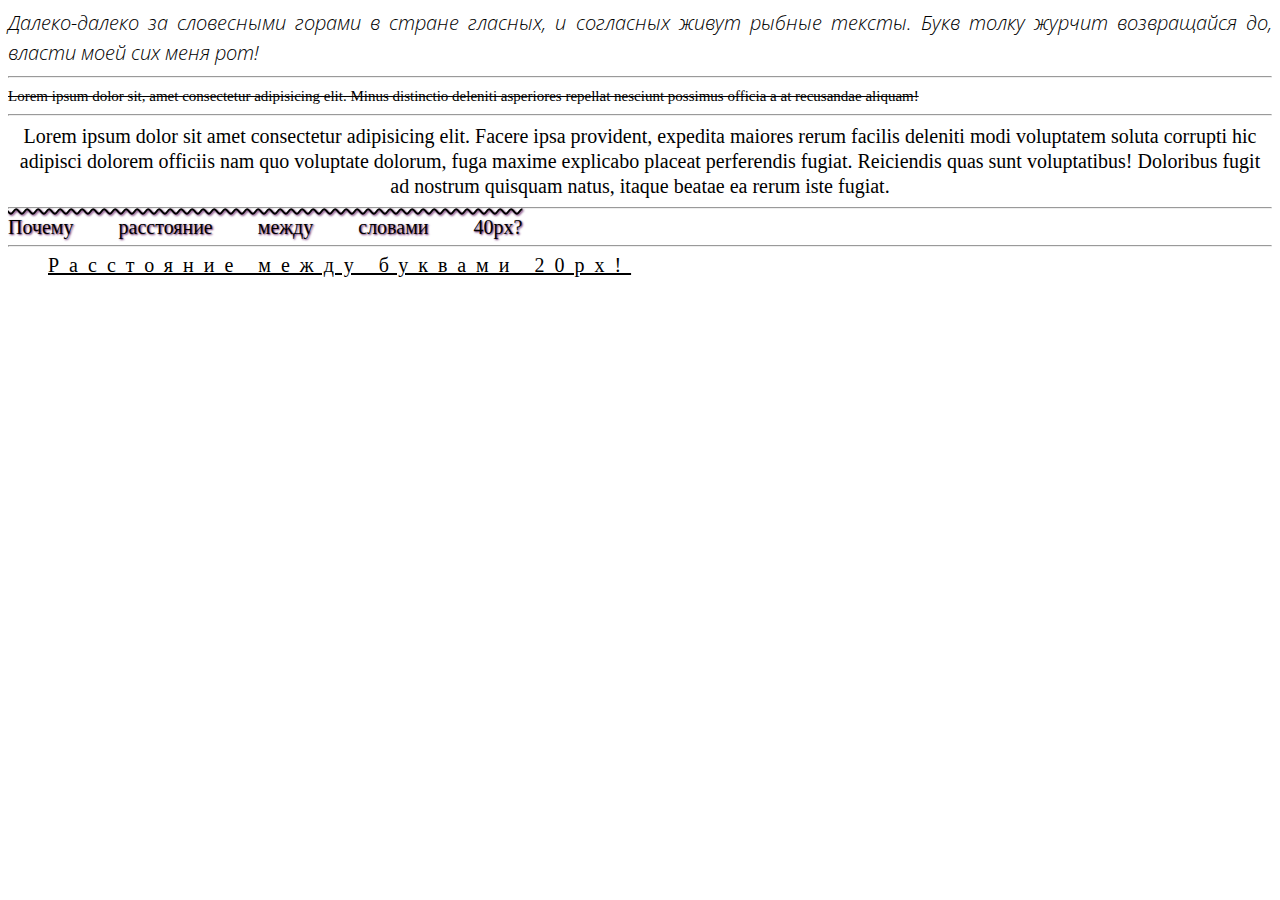
<file: 4/index3.html>
<!DOCTYPE html>
<html lang="en">

<head>
    <meta charset="UTF-8">
    <meta http-equiv="X-UA-Compatible" content="IE=edge">
    <meta name="viewport" content="width=device-width, initial-scale=1.0">
    <title>Домашняя работа 4</title>
    <link rel="shortcut icon"
        href="https://upload.wikimedia.org/wikipedia/commons/thumb/6/61/HTML5_logo_and_wordmark.svg/512px-HTML5_logo_and_wordmark.svg.png">
    <link rel="preconnect" href="https://fonts.googleapis.com">
    <link rel="preconnect" href="https://fonts.gstatic.com" crossorigin>
    <link href="https://fonts.googleapis.com/css2?family=Open+Sans:ital,wdth,wght@1,75..100,300&display=swap"
        rel="stylesheet">
    <link rel="preconnect" href="https://fonts.googleapis.com">
    <link rel="preconnect" href="https://fonts.gstatic.com" crossorigin>
    <link href="https://fonts.googleapis.com/css2?family=Lora:ital,wght@0,400..700;1,400..700&display=swap"
        rel="stylesheet">
    <link rel="preconnect" href="https://fonts.googleapis.com">
    <link rel="preconnect" href="https://fonts.gstatic.com" crossorigin>
    <link href="https://fonts.googleapis.com/css2?family=Lancelot&display=swap" rel="stylesheet">
    <link rel="stylesheet" href="css/style.css">
</head>

<body>
    <div class="some-text">Далеко-далеко за словесными горами в стране гласных, и согласных живут рыбные тексты. Букв
        толку журчит возвращайся до, власти моей сих меня рот!</div>
    <hr>
    <div class="some-text2">Lorem ipsum dolor sit, amet consectetur adipisicing elit. Minus distinctio deleniti
        asperiores repellat nesciunt possimus officia a at recusandae aliquam!</div>
    <hr>
    <div class="some-text3">Lorem ipsum dolor sit amet consectetur adipisicing elit. Facere ipsa provident, expedita
        maiores rerum facilis deleniti modi voluptatem soluta corrupti hic adipisci dolorem officiis nam quo voluptate
        dolorum, fuga maxime explicabo placeat perferendis fugiat. Reiciendis quas sunt voluptatibus! Doloribus fugit ad
        nostrum quisquam natus, itaque beatae ea rerum iste fugiat.</div>
        <hr>
    <div class="some-text4">Почему расстояние между словами 40px?</div>
    <hr>
    <div class="some-text5">Расстояние между буквами 20px!</div>
</body>

</html>
</file>
<file: src/style.css>
*{padding: 0;margin: 0;border: 0;}
*,*:before,*:after{-webkit-box-sizing: border-box;box-sizing: border-box;}
:focus,:active{outline: none;}
a:focus,a:active{outline: none;}
nav,footer,header,aside{display: block;}
html,body{
    height:100%;width:100%;
    font-size:100%;line-height:1;-ms-text-size-adjust:100%;-moz-text-size-adjust:100%;-webkit-text-size-adjust:100%;}
input,button,textarea{font-family:inherit;}
input::-ms-clear{display: none;}
button{cursor: pointer;}
button::-moz-focus-inner{padding:0;border:0;}
a,a:visited{text-decoration: none;}
a:hover{text-decoration: none;}
ul li{list-style: none;}
img{vertical-align: top;}
h1,h2,h3,h4,h5,h6{font-size:inherit;font-weight: inherit;}
a{color:inherit;}



body {
    font-family: "Montserrat",SansSerif;
    color: black;
}

body.overflow {
    overflow: hidden;
}



.layout {
    display: -webkit-box;
    display: -ms-flexbox;
    display: flex;
    min-height: 100vh;
}

.sidebar {
    padding: 40px 24px 40px 0;
    -ms-flex-negative: 0;
    flex-shrink: 0;
    background-color: white;
}



.content {
    -webkit-box-flex: 1;
    -ms-flex-positive: 1;
    flex-grow: 1;
    background-color: #F4F4F4;
}

.container {
    display: -webkit-box;
    display: -ms-flexbox;
    display: flex;
    -webkit-box-orient: vertical;
    -webkit-box-direction: normal;
    -ms-flex-direction: column;
    flex-direction: column;
    -webkit-box-pack: center;
    -ms-flex-pack: center;
    justify-content: center;
    -webkit-box-align: center;
    -ms-flex-align: center;
    align-items: center;
    padding: 150px 60px 80px 60px;
}


.logo {
    margin-left: 60px;
    margin-bottom: 60px;
}

.sidebar__user {
    background-color: #F4F4F4;
    padding: 20px 30px;
    margin-left: 60px;
    margin-bottom: 100px;
    border-radius: 8px;
    border: 1px solid #DADEC9;
}

.sidebar__name {
    color:#161814;
    font-size: 18px;
    font-weight: 500;
    margin-bottom: 6px;
}

.sidebar__text {
    color: #AFB1A7;
    font-size: 13px;
    font-weight: 400;
    line-height: 130%; /* 16.9px */
}

.sidebar__item {
    width: 372px;
}

.sidebar__button {
    display: -webkit-box;
    display: -ms-flexbox;
    display: flex;
    -webkit-box-align: center;
    -ms-flex-align: center;
    align-items: center;
    gap: 10px;
    padding: 20px 60px;
    margin-bottom: 12px;
    border-radius: 0px 100px 100px 0px;
    -webkit-transition: all .5s;
    -o-transition: all .5s;
    transition: all .5s;
    cursor: pointer;
    width: 90%;
    color:#161814;
    font-size: 16px;
    font-weight: 500;
}

.sidebar__button.active , .sidebar__button:hover {
    width: 100%;
    background-color: #DAF765;
}


.content__title {
    color: #161814;
    font-size: 48px;
    font-weight: 700;
    margin-bottom: 40px;
}

.content__list {
    display: -webkit-box;
    display: -ms-flexbox;
    display: flex;
    -webkit-box-align: center;
    -ms-flex-align: center;
    align-items: center;
    -ms-flex-wrap: wrap;
    flex-wrap: wrap;
    gap: 20px;
}



.content__list-item  {
    cursor: pointer;
    padding: 12px 18px;
    background-color: #fff;
    border-radius: 10px;
    border: 1px solid #DADEC9;
    -webkit-transition: all .3s;
    -o-transition: all .3s;
    transition: all .3s;
}

.content__list-item:hover,.content__list-diplom:hover {
    background-color: #AFB1A7;
}

li a {
    padding: 12px 18px;

}


.content__list-diplom {
    -webkit-transition: all .3s;
    -o-transition: all .3s;
    transition: all .3s;
    display: inline-block;
    padding: 12px 18px;
    background-color: #fff;
    border-radius: 10px;
    border: 1px solid #DADEC9;
}

.content__decor {
    display: -webkit-box;
    display: -ms-flexbox;
    display: flex;
    -webkit-box-align: center;
    -ms-flex-align: center;
    align-items: center;
}

.content__decor-text {
    color:#BEDD44;
    font-size: 36px;
    font-weight: 700;
    line-height: 110%; /* 39.6px */
}

.content__block {
    max-width: 1200px;
}

.content__block.hidden {
    display: none;
}

.content__decor-img img{
    width: 100%;
}

.burger {
    display: none;
    padding: 5px;
    position: fixed;
    top: 3%;
    right: 7%;
    width: 40px;
    height: 40px;
    background-color: #161814;
    border-radius: 50%;
    z-index: 10;
    border: 1px solid #DAF765;
}

@media (max-width: 768px) {
    .burger {
        display: block;
    }

    .sidebar {
        -webkit-transition: all .3s;
        -o-transition: all .3s;
        transition: all .3s;
        -webkit-transform: translateX(-100%);
        -ms-transform: translateX(-100%);
        transform: translateX(-100%);
        position: fixed;
        top: 0;
        left: 0;
        bottom: 0;
        z-index: 5;
    }

    .sidebar.show {
        -webkit-transform: translateX(0%);
        -ms-transform: translateX(0%);
        transform: translateX(0%);
    }

    .overlay {
        opacity: 0;
        pointer-events: none;
        -webkit-transition: all .3s;
        -o-transition: all .3s;
        transition: all .3s;
        position: absolute;
        top: 0;
        right: 0;
        left: 0;
        bottom: 0;
        z-index: 3;
        background-color: #000000e0;
    }

    .overlay.show {
        opacity: 1;
        pointer-events: all;
    }

    .container {
        padding: 40px 20px;
        min-height: 100%;
    }

    .content__decor {
        margin-top: 20px;
        -webkit-box-orient: vertical;
        -webkit-box-direction: normal;
        -ms-flex-direction: column;
        flex-direction: column;
    }
}

@media (max-width: 400px) {
    .sidebar__user {
        margin-left: 0;
    }
}
</file>
<file: 5/CSS/style.css>
* {
    box-sizing: border-box;
}

.hb1 {
    background: rgb(185, 194, 218);
    height: 800px;
    border: 2px solid black;
    border-top-left-radius: 50px;
    border-bottom-left-radius: 50px;
    overflow: auto;
    padding-top: 2px;
    padding-bottom: 2px;
}

div.hbcopy {
    background: #b49f70;
    width: 360px;
    height: 400px;
    /* border: 1px solid black; */
    border-radius: 50px;
    display: inline-block;
    box-shadow: inset 0 0px 10px 1px rgb(71, 71, 99);
    padding: 40px;
    margin: 10px 5px;
    vertical-align: top;
    font-size: 22px;
    font-weight: 300;
}
</file>
<file: lesson-114/style.css>
* {
    box-sizing: border-box;
    margin: 0;
    padding: 0;
    
}

.body {
    min-height: 200vh;
}

.body--fixed {
    overflow-y: hidden;
}

.btn {
    position: absolute;
    right: 40vw;
    top: 20vh;
    min-width: 300px;
    min-height: 100px;
}

.modal {
    background-color: #000000c1;
    position: fixed;
    inset: 0;
    z-index: 2;
    display: flex;
    align-items: center;
    justify-content: center;
    display: none;
    
}

.modal--open {
    display: flex;
    overflow-y: hidden;
}

.modal__window {
    position: relative;
    width: 30vw;
    height: 30vh;
    padding: 70px 50px 50px 50px;
    background-color: white;
    border-radius: 30px;
}

.modal__close-btn {
    position: absolute;
    top: 25px;
    right: 35px;
    width: 30px;
    height: 30px;
    border: none;
    background: none;
    cursor: pointer;
}
</file>
<file: lesson-69/style.css>
* {
    background: black;
    color: white;
    font-size: 32px;
}

.pos-fix {
    min-height: 200vh;
}

.adv-flex {
    min-height: 67vh;
    display: flex;
    flex-direction: row;
    justify-content: right;
    align-items: end;
}

.adv1 {
    min-width: 50vw;
    min-height: 100px;
    background: gray;
    margin: 0 50px 100px 50vw;
    border-radius: 30px;
    position: fixed;
}
.adv2 {
    min-width: 100px;
    min-height: 100px;
    background: rgb(167, 16, 16);
    margin: 0 50px 100px 50vw;
    border-radius: 100px;
    position: fixed;
    right: 600px;
    bottom: 50px;
}
</file>
<file: lesson-71/css/style.css>
.wrapper {
    padding: 30px;
    max-width: 1200px;
    margin: 0 auto;
    display: flex;
}

.quads {
    flex: 0 0 auto;
    display: flex;
    flex-direction: column;
}

.quads__quad {
    width: 200px;
    height: 200px;
    background: #757272;
    border-radius: 5px;
}

.quads__quad--red {
    background: linear-gradient(130deg, rgb(252, 67, 67), rgb(215, 106, 47));
}
.quads__quad--green {
    background: linear-gradient(130deg, rgb(25, 186, 38), rgb(47, 215, 167));
}
.quads__quad--blue {
    background: linear-gradient(130deg, rgb(33, 25, 186), rgb(160, 44, 193));
}

.area {
    flex: 1 0 auto;
    border: 5px dashed #333;
    height: 800px;
}

.area__place {
    display: flex;
    align-items: center;
    justify-content: center;
    font-family: sans-serif;
    font-weight: 900;
    width: 200px;
    height: 200px;
    pointer-events: none;
    border-radius: 5px;
    border: 5px dashed #8f8787;
    color: #8f8787;
}

/* ================== Выполнение дз ниже =================== */

.quads__quad--red {
    transform: translateX(645px) translateY(595px);
}
.quads__quad--green {
    transform: translateY(-95px) translateX(405px) rotate(115deg);
}
.quads__quad--blue {
    transform:translateX(835px) translateY(-295px) scale(2) rotate(180deg) ;
}
</file>
<file: lesson-72/style.css>
body {
    background: black;
    color: white;
    font-size: 64px;
    text-align: center;
}

.title {
    position: relative;
    display: inline-block;
}

.title::before {
    content: '';
    display: block;
    width: 100px;
    height: 100px;
    background: red;
    position: absolute;
    left: 50%;
    top: 50%;
    transform: translate(-200px, -50px);
    border: 2px solid snow;
    border-radius: 50px;
}

.title::after {
    content: '';
    display: block;
    width: 100px;
    height: 100px;
    background: rgb(0, 60, 255);
    position: absolute;
    left: 50%;
    top: 50%;
    transform: translate(100px, -50px);
    border: 2px solid snow;
    border-radius: 50px;
}
</file>
<file: 4/css/style.css>
.some-text {
    font-family: "Open Sans", "Arial", sans-serif;
    font-size: 20px;
    line-height: 30px;
    text-align: justify;
    font-weight: 300;
    font-style: italic;
}
.some-text2 {
    font-family: "Lora" serif;
    font-size: 15px;
    line-height: 20px;
    text-align: left;
    font-weight: 400;
    font-style: normal;
    text-decoration: line-through;
}
.some-text3 {
    font-family: "Lancelot" serif;
    font-size: 20px;
    line-height: 25px;
    text-align: center;
    font-weight: 400;
    font-style: normal;
    text-decoration: solid;
}
.some-text4 {
    font-family: "Arial" sans-serif;
    font-size: 20px;
    font-style: normal;
    line-height: 20px;
    word-spacing: 40px;
    text-decoration: wavy overline;
    text-shadow: 1px 1px 2px #621b64;
}
.some-text5 {
    font-family: "Times New Roman" sans-serif;
    font-size: 20px;
    font-style: normal;
    line-height: 20px;
    letter-spacing: 10px;
    text-decoration: underline;
    text-indent: 40px;
}
</file>
<file: mini-diplom-try2/css/style.css>
@import "fonts.css";
@import "reset.css";
@import "global.css";
@import "header.css";
@import "footer.css";

/* =========================================================================== */

.main__bake-school-info {
    padding: 140px 0;
}

.bake-school-info__inner {
    display: flex;
    gap: 53px;
}

.bake-school-info__gift {
    position: relative;
}

.bake-school-info__gift>img {
    width: 100%;
    height: 100%;
    border-radius: 20px;
    object-fit: cover;
    object-position: 0% 50%;
}

.gift-content {
    max-width: 299px;
    position: absolute;
    left: 5%;
    bottom: 4.6%;
    padding: 15px 20px;
    display: flex;
    color: var(--accent-text);
    gap: 10px;
    background: #957b97e6;
    border-radius: 20px;
}

.button-gift {
    display: flex;
    position: relative;
    width: 78px;
    height: 78px;
    background: var(--accent-text);
    border-radius: 50%;
    justify-content: center;
    align-items: center;
    flex-shrink: 0;
}

.button-gift img {
    width: 33px;
}

.button-gift::before {
    content: '';
    position: absolute;
    opacity: 0;
    border: 1px solid #CEAAD0;
    width: 87%;
    height: 87%;
    border-radius: 50%;
    transition: 0.4s;
}

.button-gift:hover::before {
    opacity: 1;
}

.bake-school-info__description {
    max-width: 624px;
}

.bake-school-info__description h2 {
    color: var(--title-text);

}

.bake-school-info__description>p {
    display: inline-block;
}

.description-text {
    margin-bottom: 40px;
}

.description-text>span {
    display: block;
    margin-top: 30px;
}
.card-blocks {
    display: flex;
    gap: 32px;
}
.cards-block {
    max-height: 292px;
    display: flex;
    flex-wrap: wrap;
    gap: 32px;
}

.card {
    max-width: 296px;
    padding: 29px 23.5px 29px 24.5px;
    display: flex;
    align-items: center;
    gap: 15px;
    background: var(--accent-bg);
    border-radius: 20px;
}

.card p {
    max-width: 173px;
}

.bake-hat {
    position: relative;
    width: 60px;
    height: 60px;
    border: 1px solid var(--general-text);
    border-radius: 50%;
    display: flex;
    align-items: center;
    justify-content: center;
}

/* ========================================================================================= */
.main__programm {
    padding-bottom: 145px;
}



.programm__top {
    display: flex;
    justify-content: space-between;
    align-items: center;
    margin-bottom: 60px;
    gap: 15px;
}



.programm__title {
    margin-bottom: 20px;
}



/* ======================================================================Аккордион====================================================================== */
.tab-controls {
    display: flex;
    gap: 26px;
}



.tab-controls__link {
    display: block;
    background-color: var(--accent-text);
    border-radius: 100px;
    padding: 14px 30px;
    box-shadow: 0px 4px 20px 0px rgba(206, 195, 185, 0.3);
    white-space: nowrap;

    transition: 0.4s;
}

.tab-controls__link:hover {
    background-color: #FFE0CB;
}

.tab-controls__link--active {
    background-color: #FFE0CB;
    box-shadow: 0px 4px 20px 0px rgba(206, 195, 185, 0);
}

.tab-content {
    display: none;
}

.tab-content--show {
    display: block;
}

.accordion-list {
    display: flex;
    flex-direction: column;
    gap: 30px;
}

.accordion-list__item {
    border: 1px solid var(--accent-color);
    border-radius: 20px;
}



.accordion-list__control {
    padding: 41px 30px;
    width: 100%;
    background-color: transparent;

    display: flex;
    justify-content: space-between;
    align-items: center;
}

.accordion-list__control-icon {
    border: 1.5px solid var(--accent-color);
    border-radius: 100px;
    width: 36px;
    height: 36px;

    display: flex;
    align-items: center;
    justify-content: center;
    flex-shrink: 0;

    transition: 0.4s;
}

.accordion-list__control-icon path {
    transition: 0.4s;
}

.accordion-list__control:hover .accordion-list__control-icon {
    background-color: var(--accent-color);
    transform: rotate(90deg);
}

.accordion-list__control:hover .accordion-list__control-icon path {
    fill: var(--accent-text);
}

.accordion-list__item--opened .accordion-list__control-icon {
    background-color: var(--accent-color);
    transform: rotate(90deg);
}

.accordion-list__item--opened .accordion-list__control-icon path {
    fill: var(--accent-text);
}



.accordion-list__control-title {
    text-align: left;
}

.accordion-list__content {
    max-height: 0;
    overflow: hidden;
    transition: 0.4s;
}



.accordion-content {
    padding: 0px 30px 40px;

    display: flex;
    gap: 80px;
}

.accordion-content__col:first-child {
    max-width: 507px;
    width: 100%;
}



.accordion-content__title {
    color: #CEAAD0;
    text-transform: uppercase;
    line-height: 1.6;
    margin-bottom: 20px;
}



.accordion-content__item {
    margin-bottom: 20px;
    display: flex;
}

.accordion-content__item:last-child {
    margin-bottom: 0;
}

.accordion-content__icon {
    border: 1px solid #CEAAD0;
    width: 24px;
    height: 24px;
    border-radius: 50%;
    margin-right: 8px;
    flex-shrink: 0;

    display: inline-flex;
    justify-content: center;
    align-items: center;
}

.accordion-content__text {
    max-width: 274px;
}

/* =========================================================================================================================================== */
.programm__bottom {
    display: flex;
    align-items: center;
    justify-content: space-between;
    gap: 15px;
    padding-top: 40px;
}

.program__action {
    display: grid;
    grid-template: repeat(3, auto) / 1.65fr 1fr;
    gap: 40px;
    max-width: 501px;
    flex-shrink: 0;
}

.program__discount {
    font-size: 20px;
    background: var(--accent-bg);
    border-radius: 20px;
    padding: 40px;
    grid-row: 1 / 3;
}

.program__discount-value {
    font-family: "Gabriola";
    font-size: 74px;
    line-height: .82;
    color: var(--accent-color);
    transform-origin: 0 0;
    margin: 0 0 7px 13%;

    animation: discount-grow .8s linear infinite alternate;
}

@keyframes discount-grow {
    0% {
        transform: scale(1);
        color: var(--accent-color);
    }

    100% {
        transform: translateX(3%) scale(1.1);
        color: #FF9138;
    }
}

.program__discount span {
    font-size: 16px;
    margin-left: 35%;
}



.program__price-text {
    line-height: 1.6;
    text-transform: uppercase;
    color: #CEAAD0;
    margin-bottom: 5px;
}

.program__price-value {
    font-family: 'Gabriola';
    font-size: 32px;
    line-height: .9;
}

.program__price-value--big {
    font-size: 50px;
    color: var(--general-text);
}

.programm__button {
    grid-column: 1 / -1;
    padding: 18px 36px;
}

.programm__img {
    width: 100%;
    min-width: 200px;
}

/* ================================================================================================================== */
.main__gallery {
    padding-bottom: 140px;
}



.gallery__inner {
    display: grid;
    grid-template-columns: repeat(2, 1fr);
    gap: 32px;
    margin-bottom: 40px;
}

.gallery__img {
    justify-self: center;
    align-self: center;
}

.gallery__img img {
    max-width: 100%;
}

.gallery__content {
    display: flex;
    gap: 15px;
    align-items: end;
    justify-content: space-between;

}

.gallery__info {
    max-width: 380px;
}

.gallery__title {
    margin-bottom: 20px;
}



.gallery__nav {
    display: flex;
    gap: 98px;
    align-items: center;
    position: relative;

    font-family: 'Gabriola';
    font-size: 42px;
    line-height: 0.9;
}



.gallery__next,
.gallery__prev {
    display: block;
    background-color: transparent;
    cursor: pointer;
    border: 1.5px solid var(--accent-color);
    border-radius: 100px;
    flex-shrink: 0;
    width: 36px;
    height: 36px;

    display: flex;
    align-items: center;
    justify-content: center;

    transition: 0.4s;
}

.swiper-button-disabled.gallery__next,
.swiper-button-disabled.gallery__prev {
    border: 1.5px solid #e1d9e1;
    cursor: auto;
}

.swiper-button-disabled.gallery__next:hover,
.swiper-button-disabled.gallery__prev:hover {
    background-color: transparent;
}

.swiper-button-disabled.gallery__next path,
.swiper-button-disabled.gallery__prev path {
    fill: #e1d9e1;
}

.swiper-button-disabled.gallery__next:hover path,
.swiper-button-disabled.gallery__prev:hover path {
    fill: #e1d9e1;
}

.gallery__next:hover,
.gallery__prev:hover {
    background-color: var(--accent-color);
}

.gallery__next path,
.gallery__prev path {
    transition: 0.4s;
}

.gallery__next:hover path,
.gallery__prev:hover path {
    fill: var(--accent-text);
}

.gallery__pagination {
    display: flex;
    position: absolute;
    bottom: auto;
    width: auto;
    top: 50%;
    left: 50%;
    transform: translate(-50%, -50%);
}



.gallery__slide img {
    border-radius: 20px;
    width: 100%;

}

















/* ========================================================================================================================== */
@media (max-width: 1300px) {
    .bake-school-info__inner {
        gap: 112px;
    }

    .tel {
        font-size: 22px;
    }
}

@media (max-width: 1200px) {
    .hero__preview {
        margin: 0;
        max-width: 377px;
    }

    .hero__preview-content {
        position: static;
        max-width: none;
        margin-top: 30px;
    }

    .programm__top {
        flex-direction: column;
        align-items: stretch;
        gap: 40px;

    }

    .tab-controls {
        flex-wrap: wrap;
    }

    .tel {
        font-size: 20px;
    }
}

@media (max-width: 1100px) {
    .hero {
        padding-bottom: 60px;
    }
    .main__bake-school-info {
        padding: 60px;
    }
    .bake-school-info__inner {
        flex-direction: column-reverse;
        align-items: center;
        gap: 36px;
    }

    .bake-school-info__description {
        max-width: none;
    }
    .description-text {
        justify-self: start;
        text-align: left;
    }
    .card-blocks {
        flex-direction: column;
    }
    .cards-block {
        gap: 30px;
        justify-content: space-between;
        flex-wrap: nowrap;
    }

    .card {
        width: 100%;
        max-width: 520px;
    }
    .bake-hat {
        flex-shrink: 0;
    }

    .card p {
        max-width: none;
    }

    .accordion-list__control {
        padding: 25px 30px;
        font-size: 35px;
    }

    .programm__title {
        text-align: center;
    }

    .programm__top {
        justify-self: center;
        text-align: center;
    }
}

@media (max-width: 1000px) {
    .bake-school-info__gift {
        
    }
    .bake-school-info__gift>img {
        width: 482px;
        height: 434px;
    }
    .footer__inner {
        gap: 8px;
        justify-content: space-between;
    }

    .footer__logo-socials {
        text-align: center;

    }

    .socials__list {
        justify-content: center;
        gap: 30px;
    }

    .nav-footer,
    .signboard {
        margin: 0;
    }

    .nav-footer__list {
        max-width: 96.8px;
    }

    .tel {
        font-size: 18px;
        text-align: end;
    }

    .signboard {
        margin: 0 6px;
        min-width: 273px;
    }
}

@media (max-width: 900px) {
    .nav {
        position: fixed;
        background: whitesmoke;
        inset: 0;
        z-index: 5;
        padding: 160px 15px 30px;
        font-size: 24px;

        opacity: 0;
        visibility: hidden;
        transform: translateY(-50%);
        transition: 0.5s;
    }

    .nav__list {
        flex-direction: column;
        align-items: center;
    }

    .body--opened-menu .nav {
        opacity: 1;
        visibility: visible;
        transform: translateY(0);
    }

    .burger-icon {
        display: flex;
    }

    .hero {
        padding-bottom: 60px;
    }

    .programm__img {
        display: none;
    }

    .programm__bottom {
        justify-content: center;
    }

    .gallery__inner {
        grid-template: none;
    }

    .gallery__img {
        display: none;
    }

    .gallery__info {
        max-width: none;
        position: relative;
    }

    .main__bake-school-info {
        padding: 40px 0;
    }

    .gallery__title {
        transform: translate(40%);
    }

    .gallery__text {
        text-align: justify;
    }

    .main__programm {
        padding: 40px 0;
    }
}

@media (max-width: 800px) {
    .hero__inner {
        flex-direction: column;
        align-items: center;
    }

    .hero__info {
        display: flex;
        flex-direction: column;
        align-items: center;
    }

    .hero__title {
        text-align: center;
    }

    .hero__text {
        text-align: center;
    }

    .hero__button {
        width: 100%;
    }

    .hero__preview {
        width: 100%;
        max-width: 519px;
        display: flex;
        justify-content: center;
    }

    .hero__preview p {
        max-width: 260px;
    }

    .hero__preview>img {
        display: none;
    }
    .description-text {
        text-align: center;
    }
    .footer__inner {
        flex-direction: column;
        gap: 5px;
        padding-bottom: 20px;
    }

    .socials__list {
        gap: 15px;
    }

    .footer__general-info {
        padding-top: 10px;
        flex-direction: column;
        align-items: center;
        gap: 25px;
    }

    .nav-footer {
        display: flex;
        flex-direction: row;
        justify-content: center;
        max-width: none;
    }

    .nav-footer__list {
        gap: 15px;
        flex-direction: row;
        justify-content: center;
        text-align: center;
        max-width: none;
    }

    .signboard__time-info {
        justify-content: center;
    }

    .tel {
        text-align: center;
    }

    .tab-controls {
        gap: 10px;
    }

    .tab-controls__link {
        padding: 6px 20px;
    }

    .accordion-content {
        flex-direction: column;
        gap: 20px;
        padding: 0 20px 30px 20px;
    }

    .accordion-content__col {
        max-width: none;
        width: 100%;
    }

    .accordion-content__text {
        max-width: none;
    }
}

@media (max-width: 660px) {
    .main {
        padding: 70px 0px;
    }

    .bake-school-info__description {
        text-align: center;
    }
    .bake-school-info__gift>img {
        width: 382px;
        height: 334px;
    }
    .gift-content {
        width: 244px;
        align-items: center;
        font-size: 13px;
        padding: 8px;
    }

    .button-gift {
        width: 66px;
        height: 66px;
    }
    
    .card-blocks {
        gap: 12px;
    }
    .cards-block {
        justify-content: center;
        gap: 12px;
    }

    .card {
        width: 45vw;
        height: 22vw;
        justify-content: center;
        padding: 5px;
        text-align: left;
    }

    .bake-hat {
        width: 9vw;
        height: 9vw;
    }

    .programm__title {
        text-align: center;
    }

    .programm__text {
        text-align: center;
    }

    .tab-controls {
        justify-content: center;
    }

    .accordion-list {
        gap: 10px;
    }

    .accordion-list__control {
        padding: 17px 30px;
        gap: 10px;
    }

    .accordion-list__control-title {
        font-size: 28px;
    }

    .accordion-list__control-icon {
        width: 26px;
        height: 26px;
    }

    .gallery__content {
        align-items: center;
        justify-content: center;
        flex-direction: column;
        text-align: center;
    }

    .gallery__title {
        transform: translate(0%);
    }
}

@media (max-width: 550px) {
    .hero {
        padding-bottom: 80px;
    }

    .hero__title {
        font-size: 13vw;
    }

    .card {
        font-size: 2.9vw;
        gap: 5px;
        padding: 15px;
    }

    .bake-hat {
        min-width: 9vw;
    }

    .program__action {
        grid-template: repeat(3, auto) / auto auto;
        gap: 15px;
        flex-shrink: 1;
    }

    .program__discount {
        grid-row: auto;
        grid-column: 1/-1;
        justify-self: center;
    }
}

@media (max-width: 520px) {
    .gift-content {
        width: 250px;
        align-items: center;
        font-size: 12.5px;
        padding: 8px;
    }

    .button-gift {
        width: 52px;
        height: 52px;
    }

    .cards-block {
        flex-direction: column;
    }

    .card {
        font-size: 16px;
        justify-content: start;
        width: 100%;
        max-width: none;
        height: 12vh;
        text-align: left;
    }

    .bake-hat {
        min-width: 45px;
        min-height: 45px;
    }

    .card p {
        max-width: none;
    }
}

@media (max-width: 450px) {
    .modal__window {
        margin: 0px 15px;
        padding: 133px 30px 0;
    }
    
    .bake-school-info__gift>img {
        width: 332px;
        height: 284px;
    }
    .accordion-list__control {
        padding: 17px 15px;
        gap: 10px;
    }

    .program__action {
        grid-template: none;
    }

    .program__price {
        text-align: center;
    }

    .gallery__slide {
        display: flex;
        justify-content: center;
        align-items: center;
        margin: 0;
    }

    .gallery__slide img {
        width: 60%;
    }
}

@media (max-width: 400px) {
    .modal__window {
        padding: 133px 20px 0;
    }

    .programm__top {
        margin-bottom: 15px;
    }
}

@media (max-width: 375px) {
    .footer__inner {
        font-size: 4vw;
    }
    
    .bake-school-info__gift>img {
        width: 282px;
        height: 234px;
    }
    .modal__window {
        text-align: center;
    }

    .modal__img {
        width: 207px;
        transform: translateY(-183px);
    }

    .modal__cancel {
        top: 100px;
    }

    .gift-content {
        font-size: 11px;
    }

    .gallery__title {
        font-size: 52px;
    }
}
</file>
